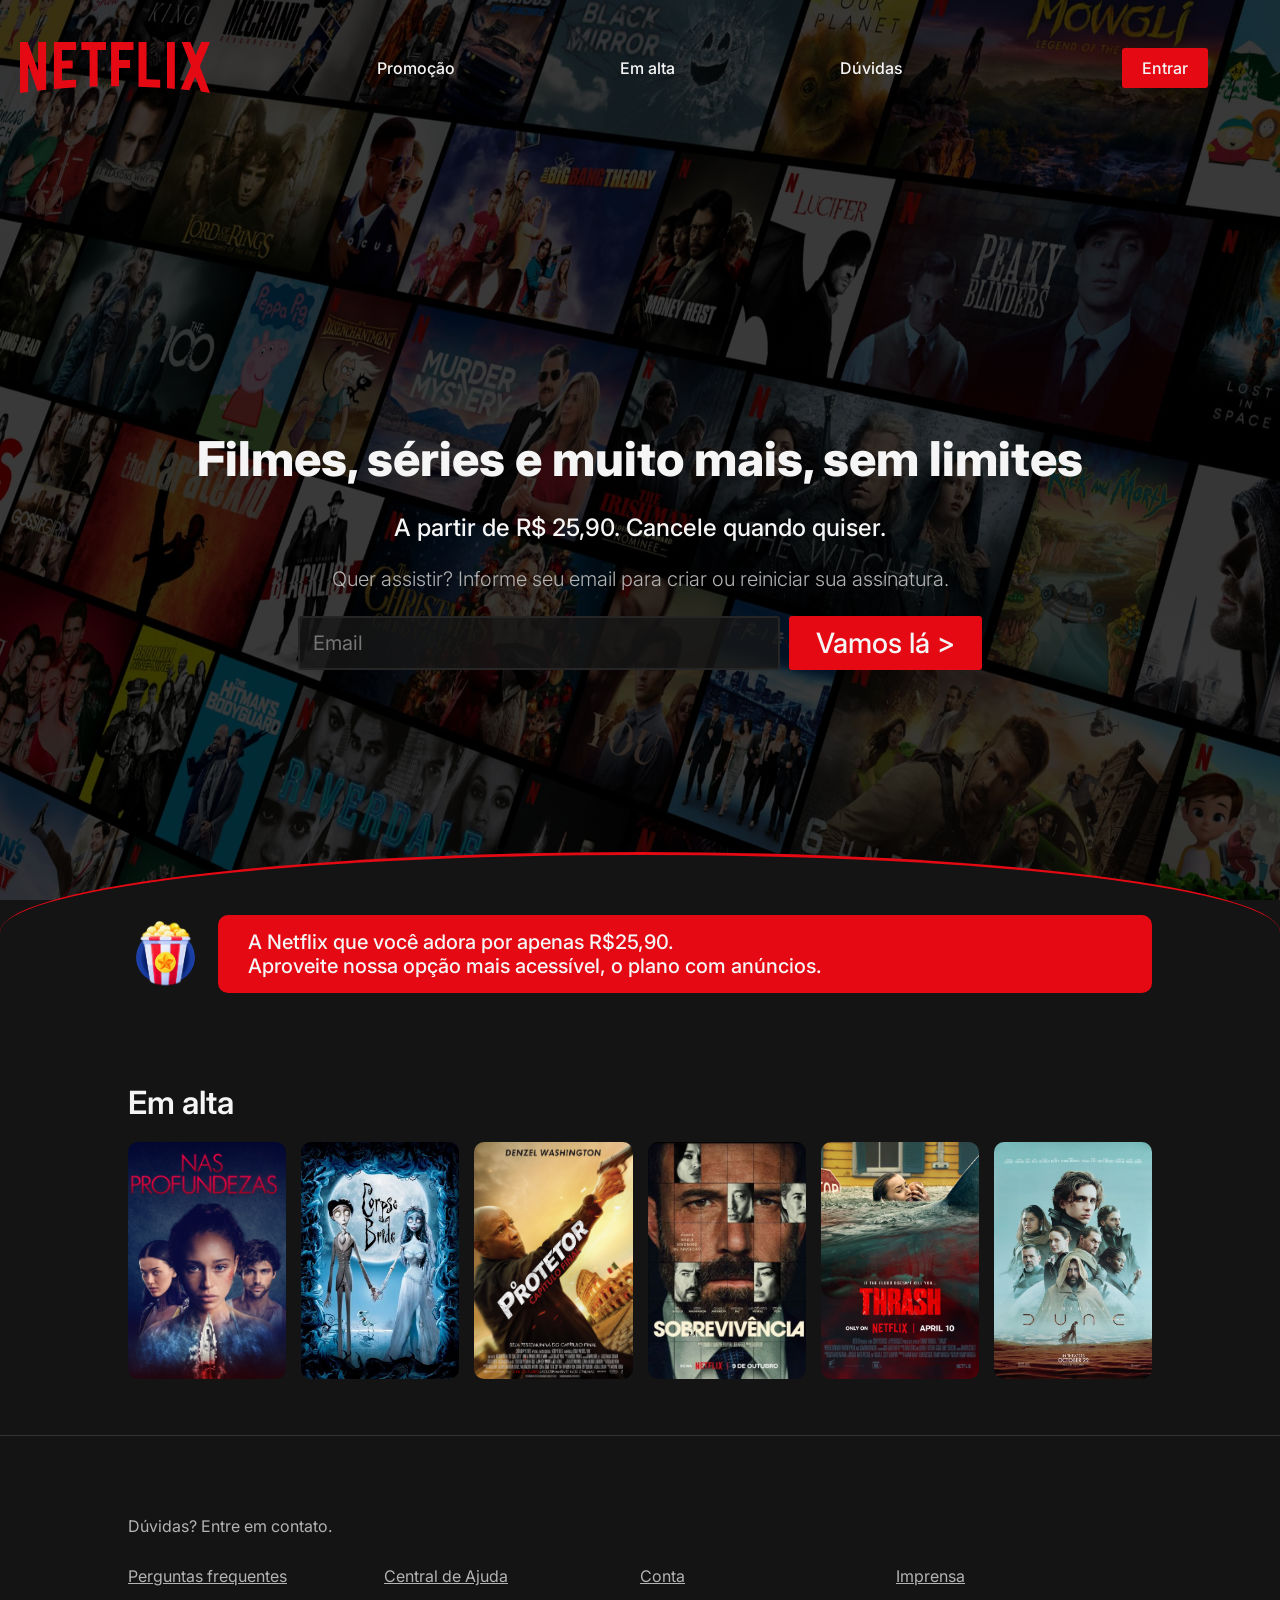
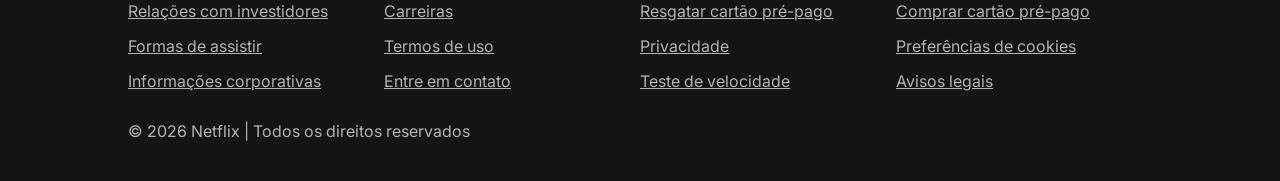
<file: index.html>
<!DOCTYPE html>
<html lang="pt-BR">

<head>
    <meta charset="UTF-8" />
    <meta name="viewport" content="width=device-width, initial-scale=1.0" />
    <link rel="stylesheet" href="css/index.css" />
    <link rel="preconnect" href="https://fonts.googleapis.com" />
    <link rel="preconnect" href="https://fonts.gstatic.com" crossorigin="" />
    <link
        href="https://fonts.googleapis.com/css2?family=Inter:ital,opsz,wght@0,14..32,100..900;1,14..32,100..900&amp;display=swap"
        rel="stylesheet" />
    <title>
        Netflix | Filmes, séries e muito mais
    </title>
</head>

<body>
    <header>
        <a class="logo-netflix" href="index.html">
            <img src="assets/icons/logo-netflix.svg" alt="Netflix" />
        </a>
        <nav class="menu-de-navegacao">
            <ul>
                <li>
                    <a class="fonte-inter" href="#promocao">
                        Promoção
                    </a>
                </li>
                <li>
                    <a class="fonte-inter" href="#em-alta">
                        Em alta
                    </a>
                </li>
                <li>
                    <a class="fonte-inter" href="#duvidas">
                        Dúvidas
                    </a>
                </li>
            </ul>
        </nav>
        <div class="entrar">
            <a class="fonte-inter" href="pages/login.html">
                Entrar
            </a>
        </div>
    </header>
    <main>
        <section class="hero-section">
            <h1 class="fonte-inter">
                Filmes, séries e muito mais, sem limites
            </h1>
            <p class="fonte-inter hero-section__preco">
                A partir de R$ 25,90. Cancele quando quiser.
            </p>
            <p class="fonte-inter hero-section__chamada">
                Quer assistir? Informe seu email para criar ou reiniciar sua assinatura.
            </p>
            <form class="login">
                <input class="campo-email" type="email" aria-label="Email" placeholder="Email" />
                <a class="campo-botao" href="pages/login.html">
                    Vamos lá >
                </a>
            </form>
        </section>
        <section class="catalogo">
            <div class="promocao" id="promocao">
                <img class="promocao__icon" src="assets/images/pipoca.png" alt="Ícone de uma pipoca" />
                <div class="promocao__preco">
                    <p class="fonte-inter">
                        A Netflix que você adora por apenas R$25,90.
                    </p>
                    <p class="fonte-inter">
                        Aproveite nossa opção mais acessível, o plano com anúncios.
                    </p>
                </div>
            </div>
            <div class="filmes" id="em-alta">
                <h2 class="fonte-inter">
                    Em alta
                </h2>
                <ul class="lista-filmes">
                    <li class="lista-filmes__filme">
                        <img src="assets/images/poster-vertical/nas-profundezas.jpg" alt="Nas Profundezas" />
                    </li>
                    <li class="lista-filmes__filme">
                        <img src="assets/images/poster-vertical/noiva-cadaver.webp" alt="A Noiva Cadáver" />
                    </li>
                    <li class="lista-filmes__filme">
                        <img src="assets/images/poster-vertical/o-protetor.jpg" alt="O Protetor" />
                    </li>
                    <li class="lista-filmes__filme">
                        <img src="assets/images/poster-vertical/sobrevivencia.jpeg" alt="Sobrevivência" />
                    </li>
                    <li class="lista-filmes__filme">
                        <img src="assets/images/poster-vertical/thrash.jpg" alt="Thrash" />
                    </li>
                    <li class="lista-filmes__filme">
                        <img src="assets/images/poster-vertical/duna.jpeg" alt="Duna" />
                    </li>
                </ul>
            </div>
        </section>
    </main>
    <footer class="rodape" id="duvidas">
        <p class="fonte-inter rodape__contato">
            Dúvidas? Entre em contato.
        </p>
        <ul class="rodape__links">
            <li>
                <a class="fonte-inter" href="#">
                    Perguntas frequentes
                </a>
            </li>
            <li>
                <a class="fonte-inter" href="#">
                    Central de Ajuda
                </a>
            </li>
            <li>
                <a class="fonte-inter" href="#">
                    Conta
                </a>
            </li>
            <li>
                <a class="fonte-inter" href="#">
                    Imprensa
                </a>
            </li>
            <li>
                <a class="fonte-inter" href="#">
                    Relações com investidores
                </a>
            </li>
            <li>
                <a class="fonte-inter" href="#">
                    Carreiras
                </a>
            </li>
            <li>
                <a class="fonte-inter" href="#">
                    Resgatar cartão pré-pago
                </a>
            </li>
            <li>
                <a class="fonte-inter" href="#">
                    Comprar cartão pré-pago
                </a>
            </li>
            <li>
                <a class="fonte-inter" href="#">
                    Formas de assistir
                </a>
            </li>
            <li>
                <a class="fonte-inter" href="#">
                    Termos de uso
                </a>
            </li>
            <li>
                <a class="fonte-inter" href="#">
                    Privacidade
                </a>
            </li>
            <li>
                <a class="fonte-inter" href="#">
                    Preferências de cookies
                </a>
            </li>
            <li>
                <a class="fonte-inter" href="#">
                    Informações corporativas
                </a>
            </li>
            <li>
                <a class="fonte-inter" href="#">
                    Entre em contato
                </a>
            </li>
            <li>
                <a class="fonte-inter" href="#">
                    Teste de velocidade
                </a>
            </li>
            <li>
                <a class="fonte-inter" href="#">
                    Avisos legais
                </a>
            </li>
        </ul>
        <p class="fonte-inter rodape__copyright">
            © 2026 Netflix | Todos os direitos reservados
        </p>
    </footer>
</body>

</html>
</file>
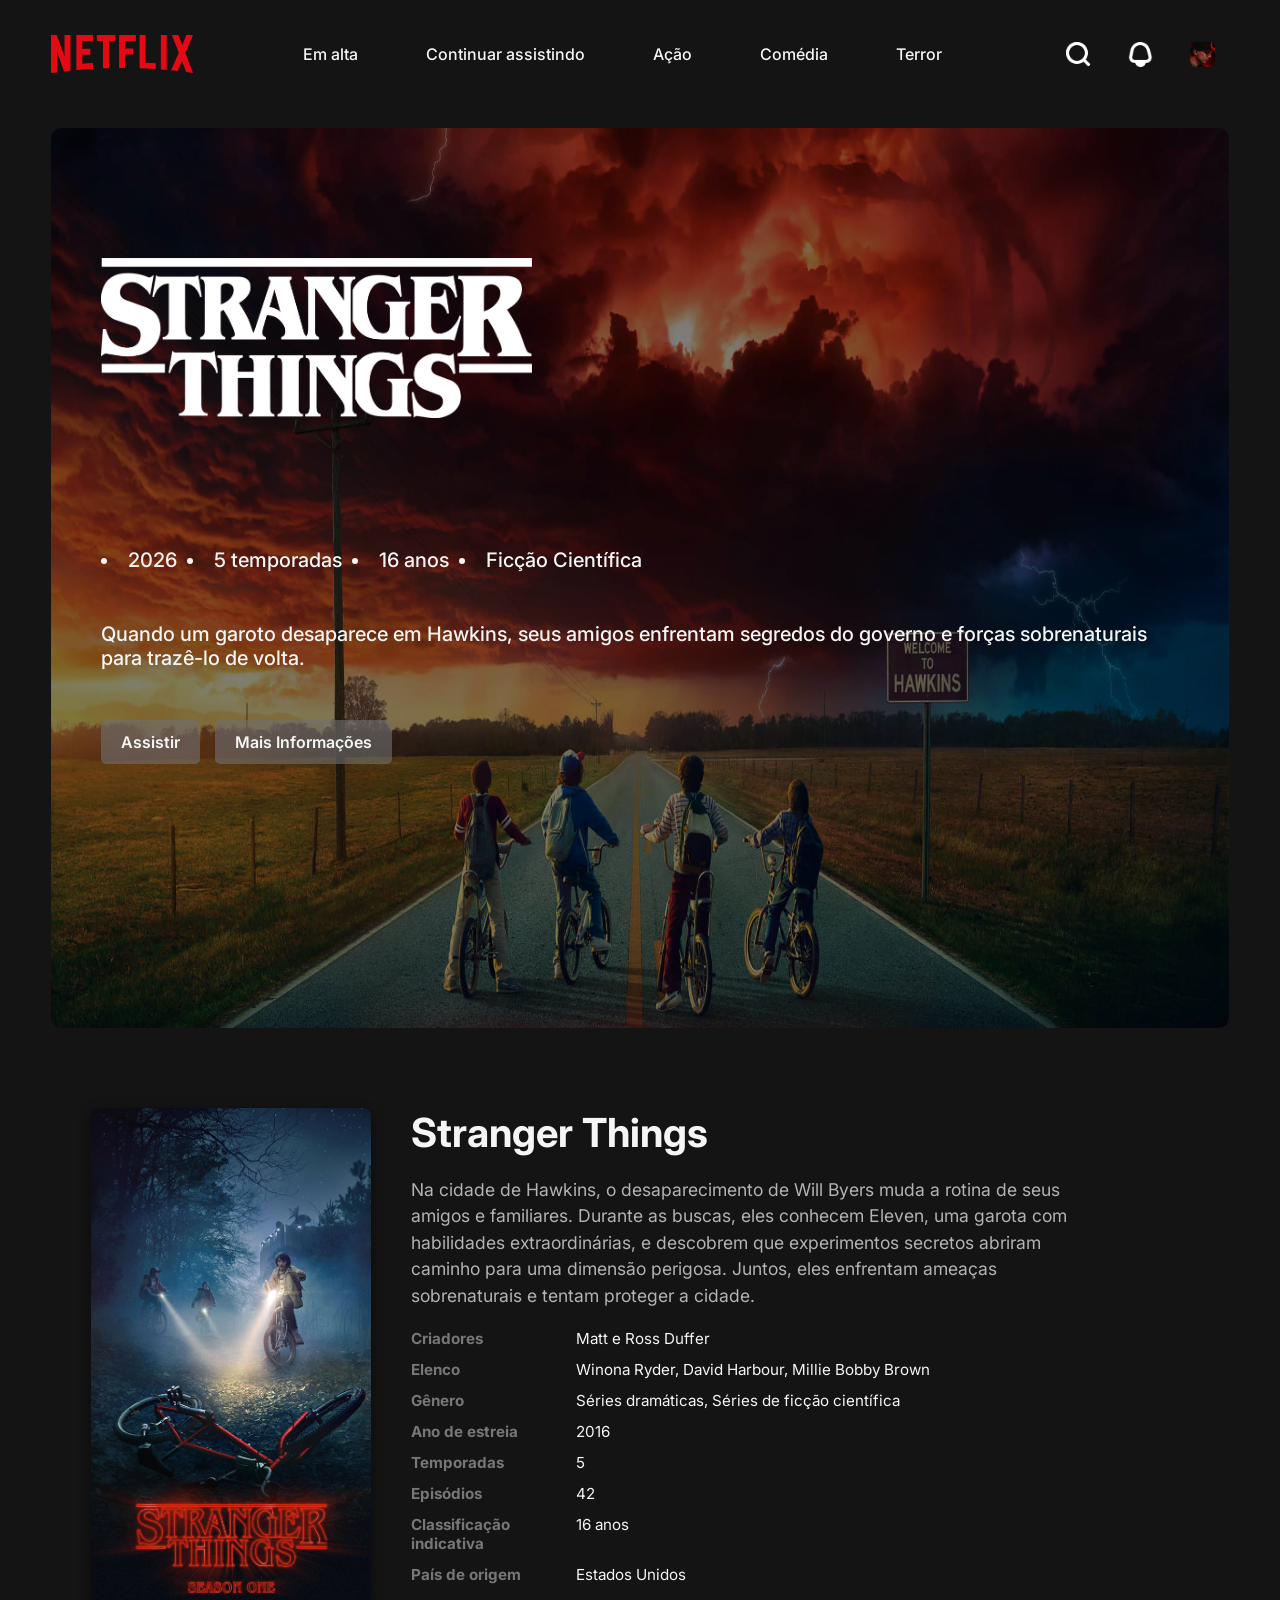
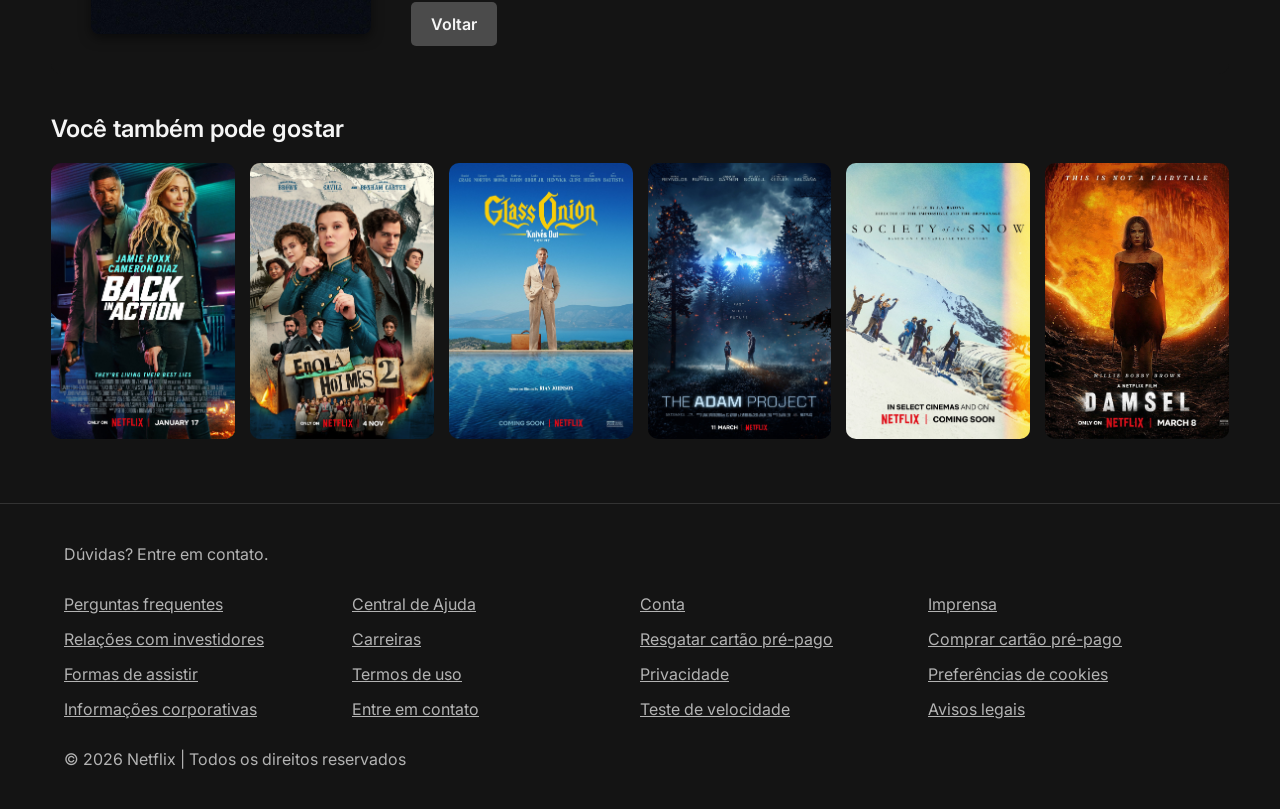
<file: pages/details.html>
<!DOCTYPE html>
<html lang="pt-BR">
    <head>
        <meta charset="UTF-8" />
        <meta name="viewport" content="width=device-width, initial-scale=1.0" />
        <link rel="stylesheet" href="../css/details.css" />
        <link rel="preconnect" href="https://fonts.googleapis.com" />
        <link rel="preconnect" href="https://fonts.gstatic.com" crossorigin="" />
        <link href="https://fonts.googleapis.com/css2?family=Inter:ital,opsz,wght@0,14..32,100..900;1,14..32,100..900&amp;display=swap" rel="stylesheet" />
        <title>
            Stranger Things | Netflix
        </title>
    </head>
    <body>
        <header class="cabecalho">
            <a class="logo-netflix" href="home.html">
                <img src="../assets/icons/logo-netflix.svg" alt="Netflix" />
            </a>
            <nav class="menu-de-navegacao" aria-label="Navegação principal">
                <ul>
                    <li>
                        <a href="home.html#em-alta">
                            Em alta
                        </a>
                    </li>
                    <li>
                        <a href="home.html#continuar-assistindo">
                            Continuar assistindo
                        </a>
                    </li>
                    <li>
                        <a href="home.html#acao">
                            Ação
                        </a>
                    </li>
                    <li>
                        <a href="home.html#comedia">
                            Comédia
                        </a>
                    </li>
                    <li>
                        <a href="home.html#terror">
                            Terror
                        </a>
                    </li>
                </ul>
            </nav>
            <div class="menu-perfil">
                <button class="menu-perfil__botao" type="button" aria-label="Buscar">
                    <img src="../assets/icons/search-icon.png" alt="" />
                </button>
                <button class="menu-perfil__botao" type="button" aria-label="Notificações">
                    <img src="../assets/icons/notification-icon.png" alt="" />
                </button>
                <button class="menu-perfil__botao" type="button" aria-label="Perfil">
                    <img src="../assets/icons/rafael-perfil-icone.png" alt="" />
                </button>
            </div>
        </header>
        <main>
            <section class="hero-banner">
                <h1 class="hero-banner__titulo">
                    <img src="../assets/images/stranger-things-logo.webp" alt="Stranger Things" />
                </h1>
                <ul class="hero-banner__info">
                    <li>
                        2026
                    </li>
                    <li>
                        5 temporadas
                    </li>
                    <li>
                        16 anos
                    </li>
                    <li>
                        Ficção Científica
                    </li>
                </ul>
                <p class="hero-banner__descricao">
                    Quando um garoto desaparece em Hawkins, seus amigos enfrentam segredos do governo e forças sobrenaturais para trazê-lo de volta.
                </p>
                <div class="hero-banner__botoes">
                    <a class="botao botao--cinza" href="watch.html">
                        Assistir
                    </a>
                    <a class="botao botao--cinza" href="details.html">
                        Mais Informações
                    </a>
                </div>
            </section>
            <section class="detalhes">
                <img class="detalhes__poster" src="../assets/images/poster-vertical/stranger-things.jpeg" alt="Pôster de Stranger Things" />
                <div class="detalhes__info">
                    <h2 class="detalhes__titulo">
                        Stranger Things
                    </h2>
                    <p class="detalhes__descricao">
                        Na cidade de Hawkins, o desaparecimento de Will Byers muda a rotina de seus amigos e familiares. Durante as buscas, eles conhecem Eleven, uma garota com habilidades extraordinárias, e descobrem que experimentos secretos abriram caminho para uma dimensão perigosa. Juntos, eles enfrentam ameaças sobrenaturais e tentam proteger a cidade.
                    </p>
                    <dl class="detalhes__lista">
                        <div class="detalhes__item">
                            <dt>
                                Criadores
                            </dt>
                            <dd>
                                Matt e Ross Duffer
                            </dd>
                        </div>
                        <div class="detalhes__item">
                            <dt>
                                Elenco
                            </dt>
                            <dd>
                                Winona Ryder, David Harbour, Millie Bobby Brown
                            </dd>
                        </div>
                        <div class="detalhes__item">
                            <dt>
                                Gênero
                            </dt>
                            <dd>
                                Séries dramáticas, Séries de ficção científica
                            </dd>
                        </div>
                        <div class="detalhes__item">
                            <dt>
                                Ano de estreia
                            </dt>
                            <dd>
                                2016
                            </dd>
                        </div>
                        <div class="detalhes__item">
                            <dt>
                                Temporadas
                            </dt>
                            <dd>
                                5
                            </dd>
                        </div>
                        <div class="detalhes__item">
                            <dt>
                                Episódios
                            </dt>
                            <dd>
                                42
                            </dd>
                        </div>
                        <div class="detalhes__item">
                            <dt>
                                Classificação indicativa
                            </dt>
                            <dd>
                                16 anos
                            </dd>
                        </div>
                        <div class="detalhes__item">
                            <dt>
                                País de origem
                            </dt>
                            <dd>
                                Estados Unidos
                            </dd>
                        </div>
                    </dl>
                    <div class="detalhes__botoes">
                        <a class="botao botao--cinza" href="home.html">
                            Voltar
                        </a>
                    </div>
                </div>
            </section>
            <section id="sugestoes" class="sugestoes">
                <h2 class="sugestoes__titulo">
                    Você também pode gostar
                </h2>
                <ul class="lista-filmes">
                    <li class="lista-filmes__filme">
                        <a class="lista-filmes__link" href="#modal-sugestao-1" aria-label="Abrir detalhes de De Volta à Ação">
                            <img src="../assets/images/poster-vertical/back-in-action.jpg" alt="De Volta à Ação" />
                        </a>
                    </li>
                    <li class="lista-filmes__filme">
                        <a class="lista-filmes__link" href="#modal-sugestao-2" aria-label="Abrir detalhes de Enola Holmes 2">
                            <img src="../assets/images/poster-vertical/enola-holmes-2.jpg" alt="Enola Holmes 2" />
                        </a>
                    </li>
                    <li class="lista-filmes__filme">
                        <a class="lista-filmes__link" href="#modal-sugestao-3" aria-label="Abrir detalhes de Glass Onion">
                            <img src="../assets/images/poster-vertical/glass-onion.jpg" alt="Glass Onion: Um Mistério Knives Out" />
                        </a>
                    </li>
                    <li class="lista-filmes__filme">
                        <a class="lista-filmes__link" href="#modal-sugestao-4" aria-label="Abrir detalhes de O Projeto Adam">
                            <img src="../assets/images/poster-vertical/the-adam-project.jpg" alt="O Projeto Adam" />
                        </a>
                    </li>
                    <li class="lista-filmes__filme">
                        <a class="lista-filmes__link" href="#modal-sugestao-5" aria-label="Abrir detalhes de A Sociedade da Neve">
                            <img src="../assets/images/poster-vertical/society-of-the-snow.jpeg" alt="A Sociedade da Neve" />
                        </a>
                    </li>
                    <li class="lista-filmes__filme">
                        <a class="lista-filmes__link" href="#modal-sugestao-6" aria-label="Abrir detalhes de Donzela">
                            <img src="../assets/images/poster-vertical/damsel.jpg" alt="Donzela" />
                        </a>
                    </li>
                </ul>
            </section>
        </main>

        <div class="modal-destaque" id="modal-sugestao-1">
            <div class="modal-destaque__conteudo" style="background-image:linear-gradient(rgba(0, 0, 0, 0.75), rgba(0, 0, 0, 0.75)), url('../assets/images/poster-vertical/back-in-action.jpg')">
                <h2 class="hero-banner__titulo">De Volta à Ação</h2>
                <ul class="hero-banner__info">
                    <li>Ação</li>
                    <li>Comédia</li>
                    <li>Espionagem</li>
                </ul>
                <p class="hero-banner__descricao">Anos depois de deixarem a CIA para criar uma família, os ex-agentes Matt e Emily voltam ao mundo da espionagem quando suas identidades são reveladas.</p>
                <div class="hero-banner__botoes">
                    <a class="botao botao--vermelho" href="#">Assistir</a>
                    <a class="botao botao--cinza" href="#sugestoes">Voltar</a>
                </div>
            </div>
        </div>

        <div class="modal-destaque" id="modal-sugestao-2">
            <div class="modal-destaque__conteudo" style="background-image:linear-gradient(rgba(0, 0, 0, 0.75), rgba(0, 0, 0, 0.75)), url('../assets/images/poster-vertical/enola-holmes-2.jpg')">
                <h2 class="hero-banner__titulo">Enola Holmes 2</h2>
                <ul class="hero-banner__info">
                    <li>Mistério</li>
                    <li>Aventura</li>
                    <li>Investigação</li>
                </ul>
                <p class="hero-banner__descricao">Agora uma detetive por conta própria, Enola aceita seu primeiro caso oficial: encontrar uma garota desaparecida. A investigação revela uma conspiração perigosa e exige a ajuda de Sherlock.</p>
                <div class="hero-banner__botoes">
                    <a class="botao botao--vermelho" href="#">Assistir</a>
                    <a class="botao botao--cinza" href="#sugestoes">Voltar</a>
                </div>
            </div>
        </div>

        <div class="modal-destaque" id="modal-sugestao-3">
            <div class="modal-destaque__conteudo" style="background-image:linear-gradient(rgba(0, 0, 0, 0.75), rgba(0, 0, 0, 0.75)), url('../assets/images/poster-vertical/glass-onion.jpg')">
                <h2 class="hero-banner__titulo">Glass Onion: Um Mistério Knives Out</h2>
                <ul class="hero-banner__info">
                    <li>Comédia</li>
                    <li>Mistério</li>
                    <li>Investigação</li>
                </ul>
                <p class="hero-banner__descricao">O detetive Benoit Blanc viaja até uma ilha na Grécia para investigar um mistério envolvendo um bilionário da tecnologia e seu grupo de amigos.</p>
                <div class="hero-banner__botoes">
                    <a class="botao botao--vermelho" href="#">Assistir</a>
                    <a class="botao botao--cinza" href="#sugestoes">Voltar</a>
                </div>
            </div>
        </div>

        <div class="modal-destaque" id="modal-sugestao-4">
            <div class="modal-destaque__conteudo" style="background-image:linear-gradient(rgba(0, 0, 0, 0.75), rgba(0, 0, 0, 0.75)), url('../assets/images/poster-vertical/the-adam-project.jpg')">
                <h2 class="hero-banner__titulo">O Projeto Adam</h2>
                <ul class="hero-banner__info">
                    <li>Ficção científica</li>
                    <li>Aventura</li>
                    <li>Viagem no tempo</li>
                </ul>
                <p class="hero-banner__descricao">Após viajar acidentalmente no tempo, o piloto Adam encontra sua versão de 12 anos. Juntos, eles partem em uma missão para salvar o futuro.</p>
                <div class="hero-banner__botoes">
                    <a class="botao botao--vermelho" href="#">Assistir</a>
                    <a class="botao botao--cinza" href="#sugestoes">Voltar</a>
                </div>
            </div>
        </div>

        <div class="modal-destaque" id="modal-sugestao-5">
            <div class="modal-destaque__conteudo" style="background-image:linear-gradient(rgba(0, 0, 0, 0.75), rgba(0, 0, 0, 0.75)), url('../assets/images/poster-vertical/society-of-the-snow.jpeg')">
                <h2 class="hero-banner__titulo">A Sociedade da Neve</h2>
                <ul class="hero-banner__info">
                    <li>Drama</li>
                    <li>Sobrevivência</li>
                    <li>Baseado em fatos reais</li>
                </ul>
                <p class="hero-banner__descricao">Depois da queda de um avião nos Andes, os sobreviventes precisam se unir e enfrentar condições extremas para tentar voltar para casa.</p>
                <div class="hero-banner__botoes">
                    <a class="botao botao--vermelho" href="#">Assistir</a>
                    <a class="botao botao--cinza" href="#sugestoes">Voltar</a>
                </div>
            </div>
        </div>

        <div class="modal-destaque" id="modal-sugestao-6">
            <div class="modal-destaque__conteudo" style="background-image:linear-gradient(rgba(0, 0, 0, 0.75), rgba(0, 0, 0, 0.75)), url('../assets/images/poster-vertical/damsel.jpg')">
                <h2 class="hero-banner__titulo">Donzela</h2>
                <ul class="hero-banner__info">
                    <li>Fantasia</li>
                    <li>Aventura</li>
                    <li>Sobrevivência</li>
                </ul>
                <p class="hero-banner__descricao">Uma jovem aceita se casar com um príncipe, mas descobre que foi escolhida como sacrifício para pagar uma antiga dívida. Para sobreviver ao dragão, ela precisa confiar na própria inteligência e coragem.</p>
                <div class="hero-banner__botoes">
                    <a class="botao botao--vermelho" href="#">Assistir</a>
                    <a class="botao botao--cinza" href="#sugestoes">Voltar</a>
                </div>
            </div>
        </div>

        <footer class="rodape">
            <p class="rodape__contato">
                Dúvidas? Entre em contato.
            </p>
            <nav aria-label="Links do rodapé">
                <ul class="rodape__links">
                    <li>
                        <a href="#">
                            Perguntas frequentes
                        </a>
                    </li>
                    <li>
                        <a href="#">
                            Central de Ajuda
                        </a>
                    </li>
                    <li>
                        <a href="#">
                            Conta
                        </a>
                    </li>
                    <li>
                        <a href="#">
                            Imprensa
                        </a>
                    </li>
                    <li>
                        <a href="#">
                            Relações com investidores
                        </a>
                    </li>
                    <li>
                        <a href="#">
                            Carreiras
                        </a>
                    </li>
                    <li>
                        <a href="#">
                            Resgatar cartão pré-pago
                        </a>
                    </li>
                    <li>
                        <a href="#">
                            Comprar cartão pré-pago
                        </a>
                    </li>
                    <li>
                        <a href="#">
                            Formas de assistir
                        </a>
                    </li>
                    <li>
                        <a href="#">
                            Termos de uso
                        </a>
                    </li>
                    <li>
                        <a href="#">
                            Privacidade
                        </a>
                    </li>
                    <li>
                        <a href="#">
                            Preferências de cookies
                        </a>
                    </li>
                    <li>
                        <a href="#">
                            Informações corporativas
                        </a>
                    </li>
                    <li>
                        <a href="#">
                            Entre em contato
                        </a>
                    </li>
                    <li>
                        <a href="#">
                            Teste de velocidade
                        </a>
                    </li>
                    <li>
                        <a href="#">
                            Avisos legais
                        </a>
                    </li>
                </ul>
            </nav>
            <p class="rodape__copyright">
                © 2026 Netflix | Todos os direitos reservados
            </p>
        </footer>
    </body>
</html>
</file>
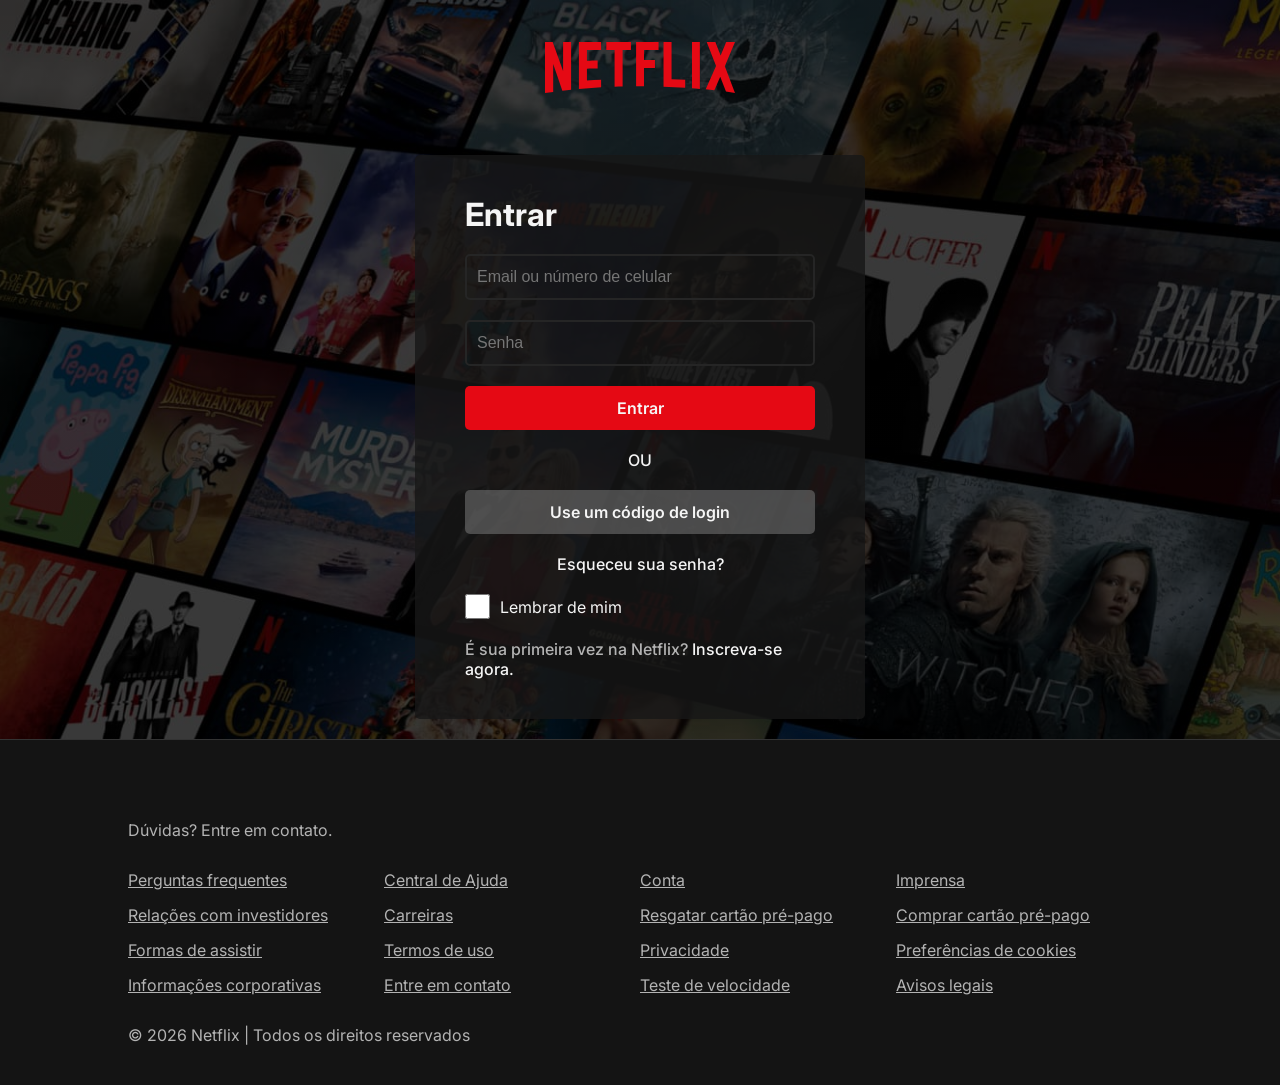
<file: pages/login.html>
<!DOCTYPE html>
<html lang="pt-BR">

<head>
    <meta charset="UTF-8" />
    <meta name="viewport" content="width=device-width, initial-scale=1.0" />
    <link rel="stylesheet" href="../css/login.css" />
    <link rel="preconnect" href="https://fonts.googleapis.com" />
    <link rel="preconnect" href="https://fonts.gstatic.com" crossorigin="" />
    <link
        href="https://fonts.googleapis.com/css2?family=Inter:ital,opsz,wght@0,14..32,100..900;1,14..32,100..900&amp;display=swap"
        rel="stylesheet" />
    <title>
        Entrar | Netflix
    </title>
</head>

<body>
    <header>
        <a class="logo-netflix" href="../index.html">
            <img src="../assets/icons/logo-netflix.svg" alt="Netflix" />
        </a>
    </header>
    <main>
        <form class="login" action="profiles.html">
            <h1 class="fonte-inter">
                Entrar
            </h1>
            <input class="campo" type="email" aria-label="Email" placeholder="Email ou número de celular" required="" />
            <input class="campo" type="password" aria-label="Senha" placeholder="Senha" required="" />
            <button class="botao-entrar" type="submit">
                Entrar
            </button>
            <p class="login__separador">
                OU
            </p>
            <a class="botao-codigo" href="#">
                Use um código de login
            </a>
            <a class="login__link" href="#">
                Esqueceu sua senha?
            </a>
            <div class="login__lembrar">
                <input class="checkbox-personalizado" type="checkbox" id="lembrar-me" />
                <label class="fonte-inter label-lembrar" for="lembrar-me">
                    Lembrar de mim
                </label>
            </div>
            <p class="login__texto">
                É sua primeira vez na Netflix?
                <a class="login__link" href="#">
                    Inscreva-se agora.
                </a>
            </p>
        </form>
    </main>
    <footer class="rodape" id="duvidas">
        <p class="fonte-inter rodape__contato">
            Dúvidas? Entre em contato.
        </p>
        <ul class="rodape__links">
            <li>
                <a class="fonte-inter" href="#">
                    Perguntas frequentes
                </a>
            </li>
            <li>
                <a class="fonte-inter" href="#">
                    Central de Ajuda
                </a>
            </li>
            <li>
                <a class="fonte-inter" href="#">
                    Conta
                </a>
            </li>
            <li>
                <a class="fonte-inter" href="#">
                    Imprensa
                </a>
            </li>
            <li>
                <a class="fonte-inter" href="#">
                    Relações com investidores
                </a>
            </li>
            <li>
                <a class="fonte-inter" href="#">
                    Carreiras
                </a>
            </li>
            <li>
                <a class="fonte-inter" href="#">
                    Resgatar cartão pré-pago
                </a>
            </li>
            <li>
                <a class="fonte-inter" href="#">
                    Comprar cartão pré-pago
                </a>
            </li>
            <li>
                <a class="fonte-inter" href="#">
                    Formas de assistir
                </a>
            </li>
            <li>
                <a class="fonte-inter" href="#">
                    Termos de uso
                </a>
            </li>
            <li>
                <a class="fonte-inter" href="#">
                    Privacidade
                </a>
            </li>
            <li>
                <a class="fonte-inter" href="#">
                    Preferências de cookies
                </a>
            </li>
            <li>
                <a class="fonte-inter" href="#">
                    Informações corporativas
                </a>
            </li>
            <li>
                <a class="fonte-inter" href="#">
                    Entre em contato
                </a>
            </li>
            <li>
                <a class="fonte-inter" href="#">
                    Teste de velocidade
                </a>
            </li>
            <li>
                <a class="fonte-inter" href="#">
                    Avisos legais
                </a>
            </li>
        </ul>
        <p class="fonte-inter rodape__copyright">
            © 2026 Netflix | Todos os direitos reservados
        </p>
    </footer>
</body>

</html>
</file>
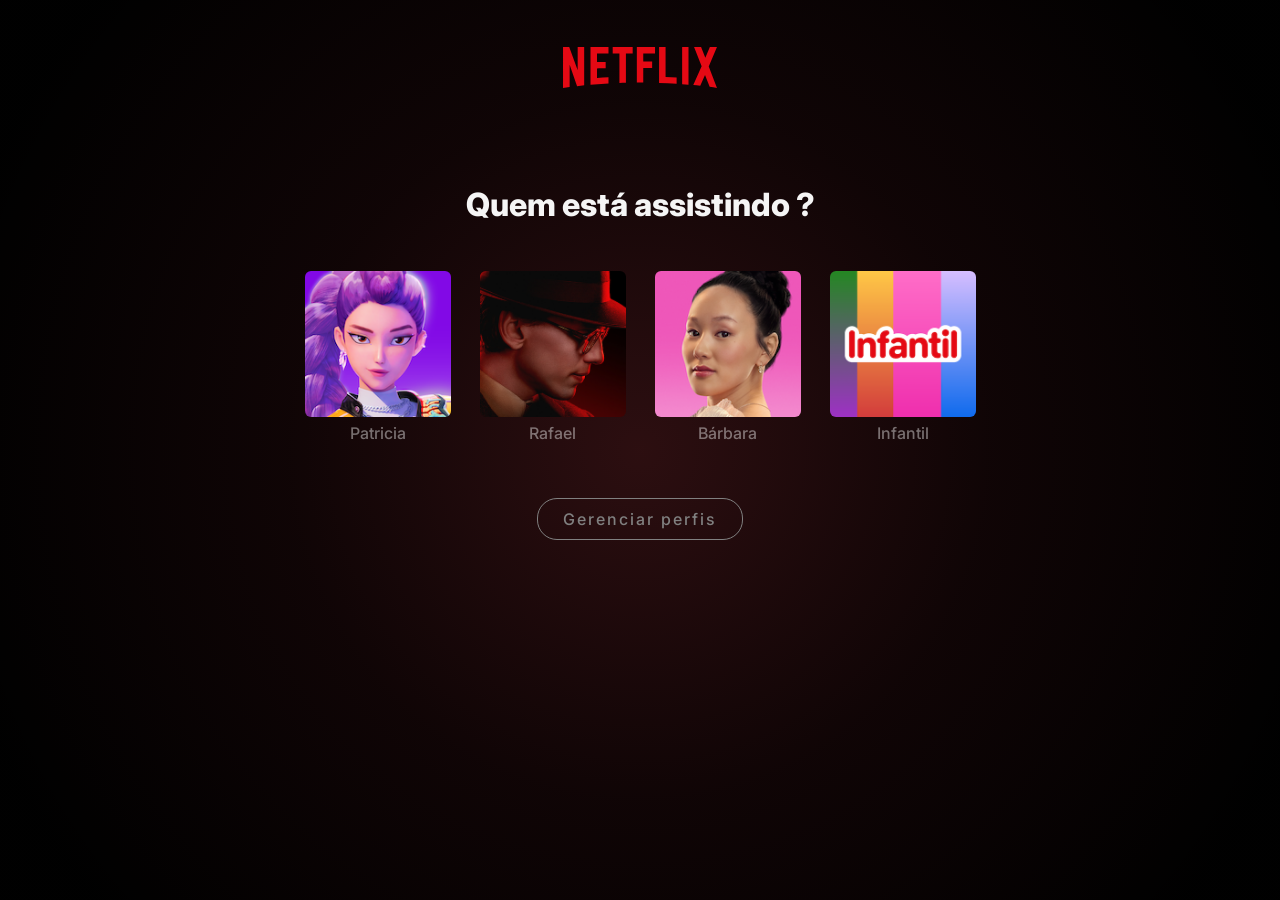
<file: pages/perfis.html>
<!DOCTYPE html>
<html lang="en">
<head>
    <meta charset="UTF-8">
    <meta name="viewport" content="width=device-width, initial-scale=1.0">
    <link rel="stylesheet" href="/css/perfis.css">
    <link rel="preconnect" href="https://fonts.googleapis.com">
    <link rel="preconnect" href="https://fonts.gstatic.com" crossorigin>
    <link href="https://fonts.googleapis.com/css2?family=Inter:ital,opsz,wght@0,14..32,100..900;1,14..32,100..900&display=swap" rel="stylesheet">
    <title>Document</title>
</head>
<body>
    <header>

            <!-- Logo da Netflix-->
            <a class="logo-netflix" href="">
                <img src="/assets/icons/logo-netflix.svg" alt="">
            </a>

    </header>

    <main>
        <section class="perfis">
            <h1 class="fonte-inter">
                Quem está assistindo ?
            </h1>

            <div class="perfis__cards">
                <div class="card">
                    <a href="/pages/profile.html">
                        <img src="/assets/icons/patricia-perfil-icone.png" alt="Perfil Patricia">
                        <h2 class="fonte-inter">Patricia</h2>
                    </a>
                </div>
                <div class="card">
                    <a href="/pages/profile.html">
                        <img src="/assets/icons/rafael-perfil-icone.png" alt="Perfil Rafael">
                        <h2 class="fonte-inter">Rafael</h2>
                    </a>
                </div>
                <div class="card">
                    <a href="/pages/profile.html">
                        <img src="/assets/icons/barbara-perfil-icone.png" alt="Perfil Bárbara">
                        <h2 class="fonte-inter">Bárbara</h2>
                    </a>
                </div>
                <div class="card">
                    <a href="/pages/profile.html">
                        <img src="/assets/icons/infantil-perfil-icone.png" alt="Perfil Infantil">
                        <h2 class="fonte-inter">Infantil</h2>
                    </a>
                </div>
            </div>

            <button class="perfis__gerenciar"> Gerenciar perfis</button>
        </section>
    </main>
</body>
</html>
</file>
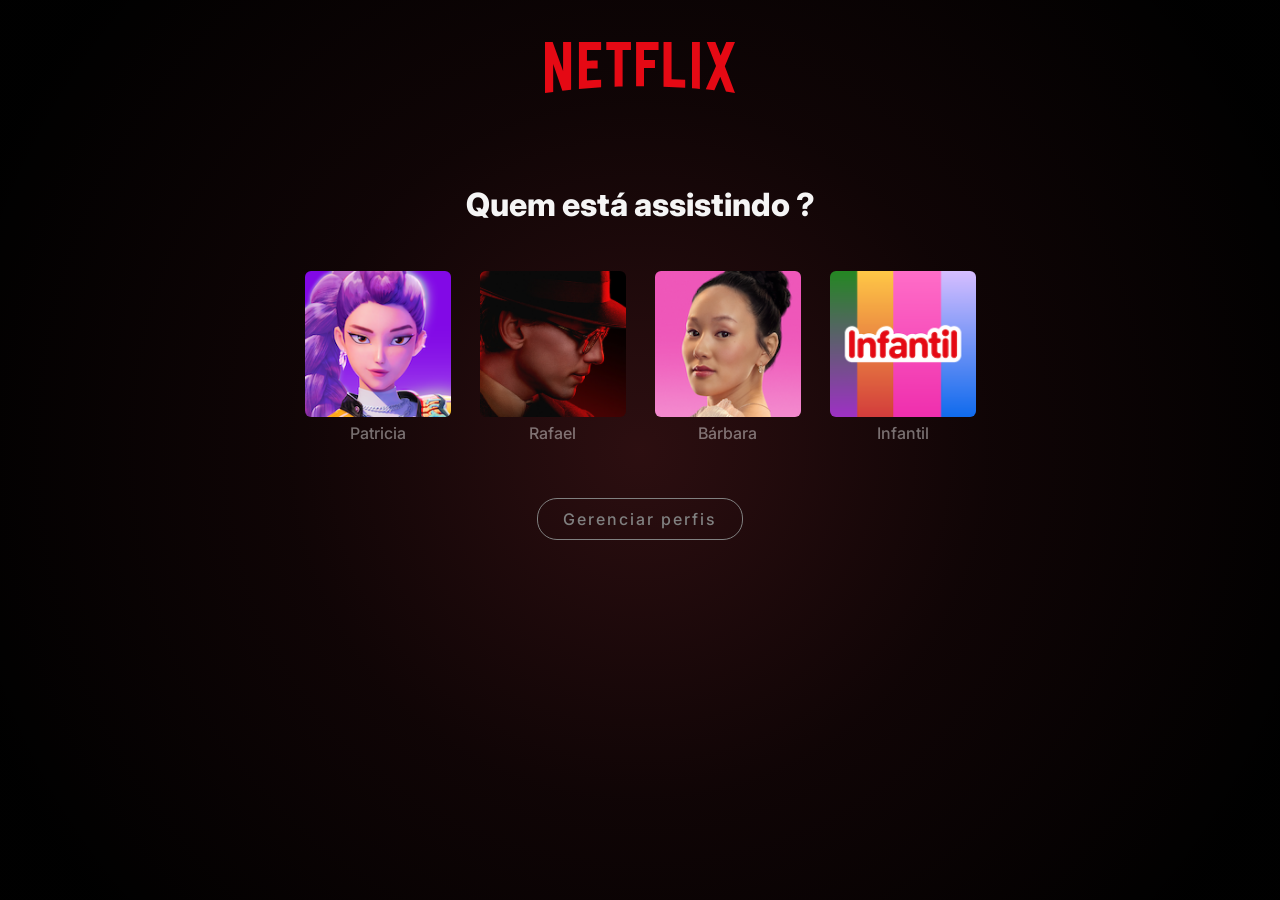
<file: pages/profiles.html>
<!DOCTYPE html>
<html lang="pt-BR">

<head>
    <meta charset="UTF-8" />
    <meta name="viewport" content="width=device-width, initial-scale=1.0" />
    <link rel="stylesheet" href="../css/profiles.css" />
    <link rel="preconnect" href="https://fonts.googleapis.com" />
    <link rel="preconnect" href="https://fonts.gstatic.com" crossorigin="" />
    <link
        href="https://fonts.googleapis.com/css2?family=Inter:ital,opsz,wght@0,14..32,100..900;1,14..32,100..900&amp;display=swap"
        rel="stylesheet" />
    <title>
        Quem está assistindo? | Netflix
    </title>
</head>

<body>
    <header>
        <a class="logo-netflix" href="../index.html">
            <img src="../assets/icons/logo-netflix.svg" alt="Netflix" />
        </a>
    </header>
    <main>
        <section class="perfis">
            <h1 class="fonte-inter">
                Quem está assistindo ?
            </h1>
            <div class="perfis__cards">
                <div class="card">
                    <a href="home.html">
                        <img src="../assets/icons/patricia-perfil-icone.png" alt="Perfil Patricia" />
                        <h2 class="fonte-inter">
                            Patricia
                        </h2>
                    </a>
                </div>
                <div class="card">
                    <a href="home.html">
                        <img src="../assets/icons/rafael-perfil-icone.png" alt="Perfil Rafael" />
                        <h2 class="fonte-inter">
                            Rafael
                        </h2>
                    </a>
                </div>
                <div class="card">
                    <a href="home.html">
                        <img src="../assets/icons/barbara-perfil-icone.png" alt="Perfil Bárbara" />
                        <h2 class="fonte-inter">
                            Bárbara
                        </h2>
                    </a>
                </div>
                <div class="card">
                    <a href="home.html">
                        <img src="../assets/icons/infantil-perfil-icone.png" alt="Perfil Infantil" />
                        <h2 class="fonte-inter">
                            Infantil
                        </h2>
                    </a>
                </div>
            </div>
            <button class="perfis__gerenciar">
                Gerenciar perfis
            </button>
        </section>
    </main>
</body>

</html>
</file>
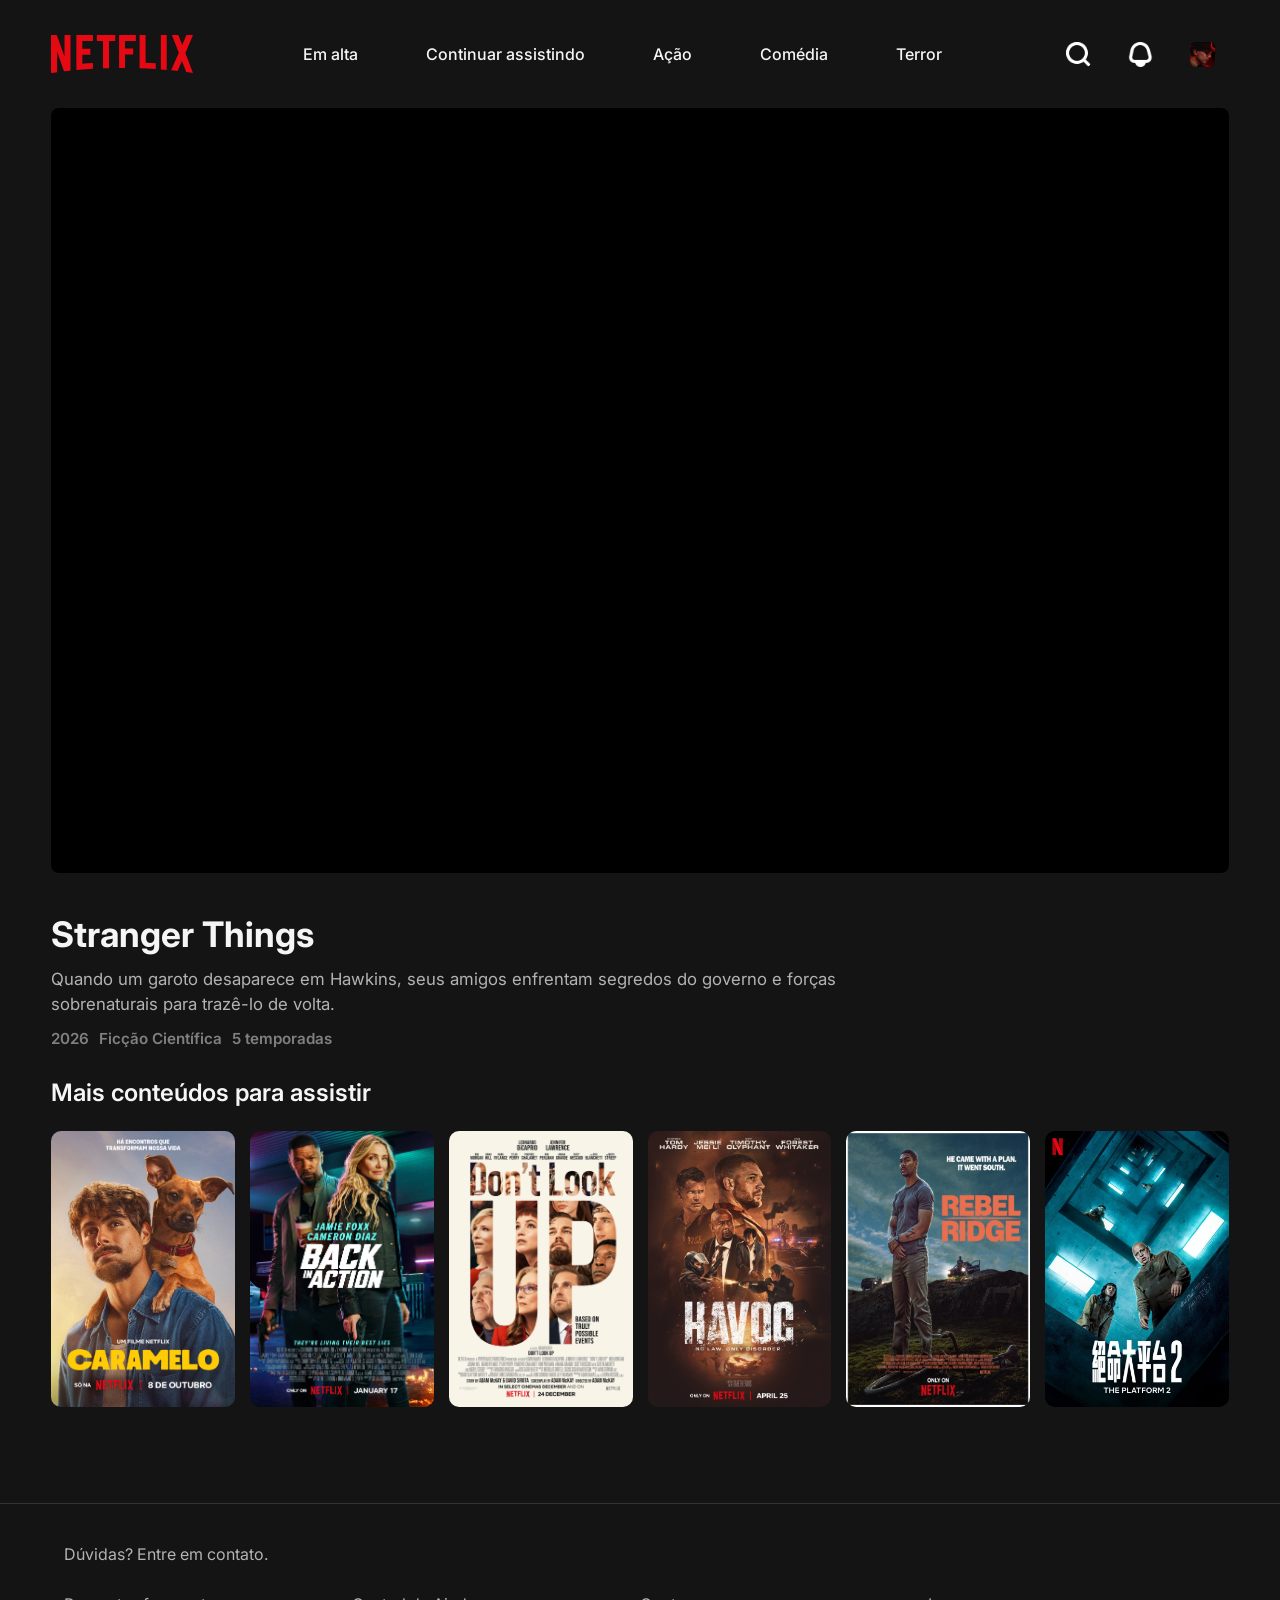
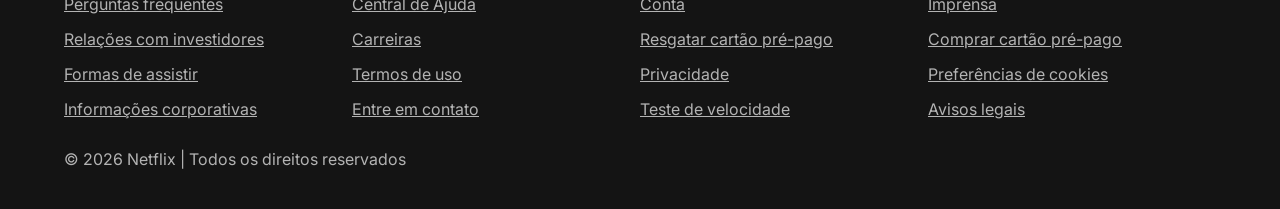
<file: pages/watch.html>
<!DOCTYPE html>
<html lang="pt-BR">
    <head>
        <meta charset="UTF-8" />
        <meta name="viewport" content="width=device-width, initial-scale=1.0" />
        <link rel="stylesheet" href="../css/watch.css" />
        <link rel="preconnect" href="https://fonts.googleapis.com" />
        <link rel="preconnect" href="https://fonts.gstatic.com" crossorigin="" />
        <link href="https://fonts.googleapis.com/css2?family=Inter:ital,opsz,wght@0,14..32,100..900;1,14..32,100..900&amp;display=swap" rel="stylesheet" />
        <title>
            Assistir Stranger Things | Netflix
        </title>
    </head>
    <body>
        <header class="cabecalho">
            <a class="logo-netflix" href="home.html">
                <img src="../assets/icons/logo-netflix.svg" alt="Netflix" />
            </a>
            <nav class="menu-de-navegacao" aria-label="Navegação principal">
                <ul>
                    <li>
                        <a href="home.html#em-alta">
                            Em alta
                        </a>
                    </li>
                    <li>
                        <a href="home.html#continuar-assistindo">
                            Continuar assistindo
                        </a>
                    </li>
                    <li>
                        <a href="home.html#acao">
                            Ação
                        </a>
                    </li>
                    <li>
                        <a href="home.html#comedia">
                            Comédia
                        </a>
                    </li>
                    <li>
                        <a href="home.html#terror">
                            Terror
                        </a>
                    </li>
                </ul>
            </nav>
            <div class="menu-perfil">
                <button class="menu-perfil__botao" type="button" aria-label="Buscar">
                    <img src="../assets/icons/search-icon.png" alt="" />
                </button>
                <button class="menu-perfil__botao" type="button" aria-label="Notificações">
                    <img src="../assets/icons/notification-icon.png" alt="" />
                </button>
                <button class="menu-perfil__botao" type="button" aria-label="Perfil">
                    <img src="../assets/icons/rafael-perfil-icone.png" alt="" />
                </button>
            </div>
        </header>
        <main class="conteudo-principal">
            <section class="player-container">
                <div class="player">
                    <iframe class="player__iframe" src="https://www.youtube.com/embed/Wb3kaP580kA?autoplay=0&amp;rel=0&amp;modestbranding=1" title="Stranger Things 5 | Trailer oficial | Netflix" frameborder="0" allow="accelerometer; autoplay; clipboard-write; encrypted-media; gyroscope; picture-in-picture" allowfullscreen="">
                    </iframe>
                </div>
            </section>
            <section class="informacoes">
                <h1 class="informacoes__titulo">
                    Stranger Things
                </h1>
                <p class="informacoes__descricao">
                    Quando um garoto desaparece em Hawkins, seus amigos enfrentam segredos do governo e forças sobrenaturais para trazê-lo de volta.
                </p>
                <ul class="informacoes__metadados">
                    <li>
                        2026
                    </li>
                    <li>
                        Ficção Científica
                    </li>
                    <li>
                        5 temporadas
                    </li>
                </ul>
            </section>
            <section id="sugestoes" class="sugestoes">
                <h2 class="sugestoes__titulo">
                    Mais conteúdos para assistir
                </h2>
                <ul class="lista-filmes">
                    <li class="lista-filmes__filme">
                        <a class="lista-filmes__link" href="#modal-watch-1" aria-label="Abrir detalhes de Caramelo">
                            <img src="../assets/images/poster-vertical/caramelo.jpg" alt="Caramelo" />
                        </a>
                    </li>
                    <li class="lista-filmes__filme">
                        <a class="lista-filmes__link" href="#modal-watch-2" aria-label="Abrir detalhes de Bagagem de Risco">
                            <img src="../assets/images/poster-vertical/back-in-action.jpg" alt="Bagagem de Risco" />
                        </a>
                    </li>
                    <li class="lista-filmes__filme">
                        <a class="lista-filmes__link" href="#modal-watch-3" aria-label="Abrir detalhes de Não Olhe Para Cima">
                            <img src="../assets/images/poster-vertical/dont-look-up.jpg" alt="Não Olhe Para Cima" />
                        </a>
                    </li>
                    <li class="lista-filmes__filme">
                        <a class="lista-filmes__link" href="#modal-watch-4" aria-label="Abrir detalhes de Havoc">
                            <img src="../assets/images/poster-vertical/havoc.jpg" alt="Havoc" />
                        </a>
                    </li>
                    <li class="lista-filmes__filme">
                        <a class="lista-filmes__link" href="#modal-watch-5" aria-label="Abrir detalhes de Rebel Ridge">
                            <img src="../assets/images/poster-vertical/rebel-ridge.jpg" alt="Rebel Ridge" />
                        </a>
                    </li>
                    <li class="lista-filmes__filme">
                        <a class="lista-filmes__link" href="#modal-watch-6" aria-label="Abrir detalhes de O Poço 2">
                            <img src="../assets/images/poster-vertical/the-platform-2.jpg" alt="O Poço 2" />
                        </a>
                    </li>
                </ul>
            </section>
        </main>

        <div class="modal-destaque" id="modal-watch-1">
            <div class="modal-destaque__conteudo" style="background-image:linear-gradient(rgba(0, 0, 0, 0.75), rgba(0, 0, 0, 0.75)), url('../assets/images/poster-vertical/caramelo.jpg')">
                <h2 class="hero-banner__titulo">Caramelo</h2>
                <ul class="hero-banner__info">
                    <li>Drama</li>
                    <li>Comédia</li>
                    <li>Brasil</li>
                </ul>
                <p class="hero-banner__descricao">Prestes a realizar o sonho de comandar um restaurante, o chef Pedro recebe uma notícia que muda seus planos. Com a companhia do cão Caramelo, ele embarca em uma jornada de amizade e redescoberta.</p>
                <div class="hero-banner__botoes">
                    <a class="botao botao--vermelho" href="#">Assistir</a>
                    <a class="botao botao--cinza" href="#sugestoes">Voltar</a>
                </div>
            </div>
        </div>

        <div class="modal-destaque" id="modal-watch-2">
            <div class="modal-destaque__conteudo" style="background-image:linear-gradient(rgba(0, 0, 0, 0.75), rgba(0, 0, 0, 0.75)), url('../assets/images/poster-vertical/back-in-action.jpg')">
                <h2 class="hero-banner__titulo">Bagagem de Risco</h2>
                <ul class="hero-banner__info">
                    <li>Suspense</li>
                    <li>Ação</li>
                    <li>Corrida contra o tempo</li>
                </ul>
                <p class="hero-banner__descricao">Na véspera de Natal, um agente de segurança de aeroporto é chantageado por um viajante misterioso e precisa impedir que um pacote perigoso embarque em um voo.</p>
                <div class="hero-banner__botoes">
                    <a class="botao botao--vermelho" href="#">Assistir</a>
                    <a class="botao botao--cinza" href="#sugestoes">Voltar</a>
                </div>
            </div>
        </div>

        <div class="modal-destaque" id="modal-watch-3">
            <div class="modal-destaque__conteudo" style="background-image:linear-gradient(rgba(0, 0, 0, 0.75), rgba(0, 0, 0, 0.75)), url('../assets/images/poster-vertical/dont-look-up.jpg')">
                <h2 class="hero-banner__titulo">Não Olhe Para Cima</h2>
                <ul class="hero-banner__info">
                    <li>Comédia</li>
                    <li>Ficção científica</li>
                    <li>Sátira</li>
                </ul>
                <p class="hero-banner__descricao">Dois astrônomos descobrem um cometa em rota de colisão com a Terra. Para alertar a humanidade, eles enfrentam a indiferença da mídia, do público e de autoridades.</p>
                <div class="hero-banner__botoes">
                    <a class="botao botao--vermelho" href="#">Assistir</a>
                    <a class="botao botao--cinza" href="#sugestoes">Voltar</a>
                </div>
            </div>
        </div>

        <div class="modal-destaque" id="modal-watch-4">
            <div class="modal-destaque__conteudo" style="background-image:linear-gradient(rgba(0, 0, 0, 0.75), rgba(0, 0, 0, 0.75)), url('../assets/images/poster-vertical/havoc.jpg')">
                <h2 class="hero-banner__titulo">Havoc</h2>
                <ul class="hero-banner__info">
                    <li>Ação</li>
                    <li>Suspense</li>
                    <li>Crime</li>
                </ul>
                <p class="hero-banner__descricao">Depois que uma negociação de drogas dá errado, um detetive precisa atravessar o submundo do crime para resgatar o filho de um político e desvendar uma rede de corrupção.</p>
                <div class="hero-banner__botoes">
                    <a class="botao botao--vermelho" href="#">Assistir</a>
                    <a class="botao botao--cinza" href="#sugestoes">Voltar</a>
                </div>
            </div>
        </div>

        <div class="modal-destaque" id="modal-watch-5">
            <div class="modal-destaque__conteudo" style="background-image:linear-gradient(rgba(0, 0, 0, 0.75), rgba(0, 0, 0, 0.75)), url('../assets/images/poster-vertical/rebel-ridge.jpg')">
                <h2 class="hero-banner__titulo">Rebel Ridge</h2>
                <ul class="hero-banner__info">
                    <li>Suspense</li>
                    <li>Ação</li>
                    <li>Corrupção</li>
                </ul>
                <p class="hero-banner__descricao">Um ex-fuzileiro chega a uma pequena cidade para pagar a fiança do primo, mas a polícia confisca seu dinheiro. Com a ajuda de uma funcionária do tribunal, ele enfrenta uma conspiração local.</p>
                <div class="hero-banner__botoes">
                    <a class="botao botao--vermelho" href="#">Assistir</a>
                    <a class="botao botao--cinza" href="#sugestoes">Voltar</a>
                </div>
            </div>
        </div>

        <div class="modal-destaque" id="modal-watch-6">
            <div class="modal-destaque__conteudo" style="background-image:linear-gradient(rgba(0, 0, 0, 0.75), rgba(0, 0, 0, 0.75)), url('../assets/images/poster-vertical/the-platform-2.jpg')">
                <h2 class="hero-banner__titulo">O Poço 2</h2>
                <ul class="hero-banner__info">
                    <li>Suspense</li>
                    <li>Ficção científica</li>
                    <li>Sobrevivência</li>
                </ul>
                <p class="hero-banner__descricao">Em uma prisão vertical, uma nova moradora precisa sobreviver a um sistema brutal de distribuição de comida, imposto por um líder misterioso e suas regras rígidas.</p>
                <div class="hero-banner__botoes">
                    <a class="botao botao--vermelho" href="#">Assistir</a>
                    <a class="botao botao--cinza" href="#sugestoes">Voltar</a>
                </div>
            </div>
        </div>

        <footer class="rodape">
            <p class="rodape__contato">
                Dúvidas? Entre em contato.
            </p>
            <nav aria-label="Links do rodapé">
                <ul class="rodape__links">
                    <li><a href="#">Perguntas frequentes</a></li>
                    <li><a href="#">Central de Ajuda</a></li>
                    <li><a href="#">Conta</a></li>
                    <li><a href="#">Imprensa</a></li>
                    <li><a href="#">Relações com investidores</a></li>
                    <li><a href="#">Carreiras</a></li>
                    <li><a href="#">Resgatar cartão pré-pago</a></li>
                    <li><a href="#">Comprar cartão pré-pago</a></li>
                    <li><a href="#">Formas de assistir</a></li>
                    <li><a href="#">Termos de uso</a></li>
                    <li><a href="#">Privacidade</a></li>
                    <li><a href="#">Preferências de cookies</a></li>
                    <li><a href="#">Informações corporativas</a></li>
                    <li><a href="#">Entre em contato</a></li>
                    <li><a href="#">Teste de velocidade</a></li>
                    <li><a href="#">Avisos legais</a></li>
                </ul>
            </nav>
            <p class="rodape__copyright">
                © 2026 Netflix | Todos os direitos reservados
            </p>
        </footer>
    </body>
</html>
</file>
<file: css/index.css>
/* ===== 1. Reset e Base ===== */

html {
    /*   Estilos   */
    scroll-behavior: smooth; /* Rolagem suave */
}

* {
    /*  Dimensões  */
    margin: 0;
    padding: 0;
    box-sizing: border-box;
}

body {
    /*  Dimensões  */
    min-height: 100vh;
    /*  Textos  */
    font-family: "Inter", sans-serif;
    font-optical-sizing: auto;
    color: #F5F5F5;
    /*  Estilos  */
    background-color: rgba(20, 20, 20, 1);
    background-image: linear-gradient(rgba(0, 0, 0, 0.7), rgba(0, 0, 0, 0.7)), url(../assets/images/imagem-fundo-principal.jpg);
    background-size: 100% 100vh;
    background-position: top;
    background-repeat: no-repeat;
}

main {
    /*  Dimensões  */
    margin-top: 32px;
    margin-bottom: 32px;
}

a {
    /*  Textos  */
    color: #F5F5F5;
    text-decoration: none;
}

/* ===== 2. Tipografia ===== */

.fonte-inter {
    /*  Textos  */
    font-family: "Inter", sans-serif;
    font-optical-sizing: auto;
    font-style: normal;
}

/* ===== 3. Header ===== */

header {
    /*  Dimensões  */
    width: 100%;
    height: 15vh;
    /*  Posicionamento  */
    display: flex;
    flex-direction: row;
    justify-content: space-between;
    align-items: center;
    /*  Estilos  */
    background-color: transparent;
}

.logo-netflix {
    /*  Dimensões  */
    width: 18%;
    height: 100%;
    padding: 30px 20px;
    /*  Posicionamento  */
    display: flex;
    justify-content: center;
    align-items: center;
    /*  Estilos  */
    background-color: transparent;
}

.logo-netflix img {
    /*  Dimensões  */
    width: 100%;
    height: 100%;
    /*  Estilos  */
    object-fit: contain;
}

.menu-de-navegacao {
    /*  Dimensões  */
    width: 54%;
    height: 100%;
    /*  Estilos  */
    background-color: transparent;
}

.menu-de-navegacao ul {
    /*  Dimensões  */
    width: 100%;
    height: 100%;
    /*  Posicionamento  */
    display: flex;
    flex-direction: row;
    justify-content: space-around;
    align-items: center;
    /*  Estilos  */
    list-style: none;
}

.menu-de-navegacao a {
    /*  Dimensões  */
    padding: 10px;
    /*  Posicionamento  */
    display: block;
    /*  Textos  */
    text-decoration: none;
    font-weight: 500;
    /*  Estilos  */
    color: #F5F5F5;
    border-radius: 3px;
    transition: background-color 0.5s ease;
}

.menu-de-navegacao a:hover {
    /*  Textos  */
    color: #E50914;
    /*  Estilos  */
    background-color: #F5F5F5;
}

.entrar {
    /*  Dimensões  */
    width: 18%;
    height: 100%;
    /*  Posicionamento  */
    display: flex;
    justify-content: center;
    align-items: center;
    /*  Estilos  */
    background-color: transparent;
}

.entrar a {
    /*  Dimensões  */
    padding: 10px 20px;
    /*  Textos  */
    text-decoration: none;
    color: #F5F5F5;
    font-weight: 500;
    /*  Estilos  */
    border-radius: 3px;
    background-color: #E50914;
    transition: background-color 0.5s ease;
}

.entrar a:hover {
    /*  Estilos  */
    background-color: #B80710;
}

/* ===== 4. Hero Section ===== */

.hero-section {
    /*  Dimensões  */
    width: 80%;
    min-height: 85vh;
    margin: 0 10%;
    padding: 50px 30px;
    /*  Posicionamento  */
    display: flex;
    flex-direction: column;
    justify-content: center;
    align-items: center;
    gap: 25px;
}

.hero-section h1 {
    /*  Textos  */
    font-size: 3rem;
    color: #F5F5F5;
    font-weight: 800;
}

.hero-section__preco {
    /*  Textos  */
    font-size: 1.5rem;
    color: #F5F5F5;
    font-weight: 500;
}

.hero-section__chamada {
    /*  Textos  */
    font-size: 1.25rem;
    color: #B3B3B3;
    font-weight: 300;
}

.login {
    /*  Dimensões  */
    width: 100%;
    height: 15%;
    max-width: 1000px;
    /*  Posicionamento  */
    display: flex;
    flex-direction: row;
    align-items: center;
    justify-content: center;
    gap: 1%;
}

.campo-email {
    /*  Dimensões  */
    width: 50%;
    height: 100%;
    padding: 13px;
    /*  Textos  */
    font-family: "Inter", sans-serif;
    font-optical-sizing: auto;
    font-style: normal;
    font-size: 1.25rem;
    color: #F5F5F5;
    /*  Estilos  */
    background-color: rgba(23, 23, 23, 0.811);
    border-radius: 3px;
    border: solid 2px rgb(37, 37, 37);
}

.campo-botao {
    /*  Dimensões  */
    width: 20%;
    height: 100%;
    padding: 10px;
    /*  Textos  */
    font-family: "Inter", sans-serif;
    font-optical-sizing: auto;
    font-style: normal;
    font-size: 1.75em;
    font-weight: 500;
    text-align: center;
    color: #F5F5F5;
    /*  Estilos  */
    background-color: #E50914;
    border-radius: 3px;
    border: none;
    cursor: pointer;
    transition: background-color 0.5s ease;
}

.campo-botao:hover {
    /*  Estilos  */
    background-color: #B80710;
}

/* ===== 5. Catálogo ===== */

.catalogo {
    /*  Dimensões  */
    width: 100%;
    height: 100%;
    margin-top: -80px;
    padding-top: 60px;
    /*  Posicionamento  */
    display: flex;
    flex-direction: column;
    align-items: center;
    gap: 30px;
    /*  Estilos  */
    background-color: rgba(20, 20, 20, 1);
    border-radius: 50% 50% 0 0 / 80px 80px 0 0;
    border-top: 3px solid #E50914;
}

.promocao {
    /*  Dimensões  */
    width: 80%;
    margin-bottom: 50px;
    /*  Posicionamento  */
    display: flex;
    flex-direction: row;
    justify-content: center;
    align-items: center;
    gap: 15px;
    /*  Estilos  */
    transition: transform 0.5s ease, background-color 0.5s ease;
}

.promocao:hover {
    /*  Estilos  */
    transform: scale(1.10);
}

.promocao:hover .promocao__preco {
    /*  Estilos  */
    background-color: #B80710;
}

.promocao__icon {
    /*  Dimensões  */
    width: 75px;
    height: auto;
    /*  Estilos  */
    object-fit: contain;
}

.promocao__preco {
    /*  Posicionamento  */
    flex: 1;
    padding: 15px 30px;
    /*  Textos  */
    font-size: 1.25em;
    font-weight: 500;
    color: #F5F5F5;
    /*  Estilos  */
    transition: background-color 0.5s ease;
    border-radius: 10px;
    background-color: #E50914;
}

.filmes {
    /*  Dimensões  */
    width: 80%;
    /*  Posicionamento  */
    display: flex;
    flex-direction: column;
    gap: 10px;
}

.filmes h2 {
    /*  Dimensões  */
    padding: 10px 0;
    /*  Textos  */
    font-size: 2em;
    font-weight: 600;
    color: #F5F5F5;
}

.lista-filmes {
    /*  Dimensões  */
    width: 100%;
    margin-bottom: 20px;
    /*  Posicionamento  */
    display: flex;
    flex-direction: row;
    gap: 15px;
    /*  Estilos  */
    list-style: none;
    overflow-y: hidden;
    scrollbar-color: #E50914 #222;
    scrollbar-width: thin;
}

.lista-filmes__filme {
    /*  Posicionamento  */
    flex: 1;
    /*  Estilos  */
    border-radius: 10px;
    transition: transform 0.5s ease, box-shadow 0.5s ease;
}

.lista-filmes__filme img {
    /*  Dimensões  */
    width: 100%;
    aspect-ratio: 2 / 3;
    /*  Estilos  */
    object-fit: cover;
    border-radius: 10px;
}

.lista-filmes::-webkit-scrollbar {
    /*  Dimensões  */
    height: 6px;
}

.lista-filmes::-webkit-scrollbar-thumb {
    /*  Estilos  */
    background-color: #E50914;
    border-radius: 3px;
}

/* ===== 6. Rodapé ===== */

.rodape {
    /*  Dimensões  */
    width: 100%;
    padding: 80px 10% 40px;
    /*  Posicionamento  */
    display: flex;
    flex-direction: column;
    gap: 30px;
    /*  Estilos  */
    background-color: #141414;
    border-top: 1px solid #333;
}

.rodape__contato,
.rodape__copyright {
    /*  Textos  */
    font-size: 1rem;
    color: #B3B3B3;
}

.rodape__links {
    /*  Dimensões  */
    width: 100%;
    /*  Posicionamento  */
    display: flex;
    flex-direction: row;
    flex-wrap: wrap;
    row-gap: 15px;
    /*  Estilos  */
    list-style: none;
}

.rodape__links li {
    /*  Dimensões  */
    width: 25%;
}

.rodape__links a {
    /*  Textos  */
    font-size: 1rem;
    color: #B3B3B3;
    text-decoration: underline;
    /*  Estilos  */
    transition: color 0.5s ease;
}

.rodape__links a:hover,
.rodape__links a:focus-visible {
    /*  Textos  */
    color: #F5F5F5;
}

/* ===== 7. Responsividade — Mobile (max-width: 450px) ===== */

@media (max-width: 450px) {

    body {
        /*  Estilos  */
        background-size: auto 100vh;
        background-position: center top;
    }

    header {
        /*  Posicionamento  */
        justify-content: space-around;
    }

    .logo-netflix {
        /*  Dimensões  */
        padding: 0;
    }

    .menu-de-navegacao {
        /*  Posicionamento  */
        display: none;
    }

    .entrar a {
        /*  Dimensões  */
        padding: 10px 15px;
    }

    .hero-section {
        /*  Dimensões  */
        min-height: 65vh;
        margin-top: 30px;
        padding: 10px;
        /*  Posicionamento  */
        justify-content: start;
    }

    .hero-section h1 {
        /*  Textos  */
        font-size: 2.0rem;
    }

    .hero-section__preco {
        /*  Textos  */
        font-size: 1.0rem;
    }

    .hero-section__chamada {
        /*  Textos  */
        font-size: 1.0rem;
    }

    .login {
        /*  Dimensões  */
        padding: 10px;
        width: 100%;
        /*  Posicionamento  */
        display: flex;
        flex-direction: column;
        gap: 20px;
        /*  Estilos  */
        background-color: rgba(23, 23, 23, 0.8);
        border-radius: 5px;
    }

    .campo-email {
        /*  Dimensões  */
        width: 100%;
        /*  Textos  */
        font-size: 1rem;
    }

    .campo-botao {
        /*  Dimensões  */
        width: 100%;
        /*  Textos  */
        text-align: center;
        font-size: 1rem;
    }

    .catalogo {
        /*  Dimensões  */
        margin-bottom: 80px;
    }

    .promocao {
        /*  Dimensões  */
        margin-bottom: 10px;
    }

    .promocao__icon {
        /*  Dimensões  */
        width: 20%;
    }

    .promocao__preco {
        /*  Dimensões  */
        padding: 10px;
        width: 70%;
    }

    .promocao__preco p {
        /*  Textos  */
        font-size: 0.75rem;
    }

    .lista-filmes {
        /*  Posicionamento  */
        overflow-x: auto;
    }

    .lista-filmes__filme {
        /*  Dimensões  */
        flex: 0 0 150px;
    }

    .lista-filmes__filme:hover {
        /*  Estilos  */
        transform: none;
    }

    .filmes {
        /*  Dimensões  */
        height: 100%;
    }

    .rodape {
        /*  Dimensões  */
        padding: 40px 5%;
        /*  Posicionamento  */
        gap: 20px;
    }

    .rodape__links li {
        /*  Dimensões  */
        width: 50%;
    }

    .rodape__links a {
        /*  Textos  */
        font-size: 0.8rem;
        text-decoration: none;
    }

}

/* ===== 8. Responsividade — Tablet (768px – 1024px) ===== */

@media (min-width: 768px) and (max-width: 1024px) {

    .menu-de-navegacao a {
        /*  Dimensões  */
        padding: 12px;
        /*  Textos  */
        font-size: 1.125rem;
    }

    .entrar a {
        /*  Dimensões  */
        padding: 12px 24px;
        /*  Textos  */
        font-size: 1.125rem;
    }

    .campo-botao {
        /*  Dimensões  */
        width: 25%;
    }

    .lista-filmes__filme:hover {
        /*  Estilos  */
        transform: none;
    }

}
</file>
<file: css/details.css>
/* ===== 1. Reset e Base ===== */

html {
    /*   Estilos   */
    scroll-behavior: smooth; /* Rolagem suave */
}

* {
    /*  Dimensões  */
    margin: 0;
    padding: 0;
    box-sizing: border-box;
}

body {
    /*  Dimensões  */
    min-height: 100vh;
    /*  Textos  */
    font-family: "Inter", sans-serif;
    font-optical-sizing: auto;
    color: #F5F5F5;
    /*  Estilos  */
    background-color: #141414;
    background-size: cover;
    background-position: center;
    background-repeat: no-repeat;
}

a {
    /*  Textos  */
    color: #F5F5F5;
    text-decoration: none;
}

/* ===== 2. Tipografia ===== */

.fonte-inter {
    /*  Textos  */
    font-family: "Inter", sans-serif;
    font-optical-sizing: auto;
    font-style: normal;
}

/* ===== 3. Header ===== */

.cabecalho {
    /*  Dimensões  */
    width: 100%;
    min-height: 90px;
    height: 12vh;
    padding: 15px 4%;
    /*  Posicionamento  */
    display: flex;
    flex-direction: row;
    justify-content: space-between;
    align-items: center;
}

.cabecalho .logo-netflix {
    /*  Dimensões  */
    width: 12%;
    height: 100%;
    padding: 0;
    /*  Posicionamento  */
    display: flex;
    justify-content: center;
    align-items: center;
}

.cabecalho .logo-netflix img {
    /*  Dimensões  */
    width: 100%;
    height: 100%;
    /*  Estilos  */
    object-fit: contain;
}

.cabecalho .menu-de-navegacao {
    /*  Dimensões  */
    width: 60%;
    height: 100%;
}

.cabecalho .menu-de-navegacao ul {
    /*  Dimensões  */
    width: 100%;
    height: 100%;
    /*  Posicionamento  */
    display: flex;
    flex-direction: row;
    justify-content: space-around;
    align-items: center;
    /*  Estilos  */
    list-style: none;
}

.cabecalho .menu-de-navegacao li {
    /*  Dimensões  */
    padding: 8px 10px;
    /*  Estilos  */
    border-radius: 5px;
    transition: background-color 0.3s ease;
}

.cabecalho .menu-de-navegacao li:hover,
.cabecalho .menu-de-navegacao li:focus-within {
    /*  Estilos  */
    background-color: #F5F5F5;
}

.cabecalho .menu-de-navegacao a {
    /*  Textos  */
    color: #F5F5F5;
    font-weight: 500;
}

.cabecalho .menu-de-navegacao li:hover a,
.cabecalho .menu-de-navegacao li:focus-within a {
    /*  Textos  */
    color: #E50914;
}

.cabecalho .menu-perfil {
    /*  Dimensões  */
    width: 15%;
    height: 70%;
    /*  Posicionamento  */
    display: flex;
    flex-direction: row;
    justify-content: space-between;
    align-items: center;
    transition: background-color 0.3s ease;
}

.cabecalho .menu-perfil__botao {
    /*  Dimensões  */
    width: 30%;
    height: 100%;
    padding: 4px;
    /*  Posicionamento  */
    display: flex;
    justify-content: center;
    align-items: center;
    /*  Estilos  */
    background: transparent;
    border: none;
    cursor: pointer;
}

.cabecalho .menu-perfil__botao:hover {
    /*  Estilos  */
    background-color: #f5f5f56f;
    border-radius: 5px;
}

.cabecalho .menu-perfil__botao img {
    /*  Dimensões  */
    width: 25px;
    height: 25px;
    /*  Estilos  */
    object-fit: contain;
    border-radius: 5px;
}

/* ===== 4. Hero Banner ===== */

main {
    /*  Dimensões  */
    margin-bottom: 32px;
}

.hero-banner {
    /*  Dimensões  */
    width: 92%;
    height: 100vh;
    margin: 20px 4%;
    padding: 50px 50px;
    /*  Posicionamento  */
    display: flex;
    flex-direction: column;
    row-gap: 50px;
    /*  Estilos  */
    background-color: rgba(20, 20, 20, 1);
    background-image: linear-gradient(rgba(0, 0, 0, 0.5), rgba(0, 0, 0, 0.5)), url(../assets/images/poster-horizontal/stranger-things.jpg);
    background-size: 100% 100vh;
    background-position: top;
    background-repeat: no-repeat;
    border-radius: 10px;
}

.hero-banner__titulo {
    /*  Dimensões  */
    width: 40%;
    height: 40%;
}

.hero-banner__titulo img {
    /*  Dimensões  */
    width: 100%;
    height: 100%;
    /*  Estilos  */
    object-fit: contain;
}

.hero-banner__info {
    /*  Dimensões  */
    width: 100%;
    /*  Posicionamento  */
    display: flex;
    flex-direction: row;
    gap: 10px;
    /*  Textos  */
    font-size: 1.25em;
    color: #F5F5F5;
    font-weight: 500;
    /*  Estilos  */
    list-style: inside;
}

.hero-banner__descricao {
    /*  Textos  */
    font-size: 1.25em;
    color: #F5F5F5;
    font-weight: 500;
}

.hero-banner__botoes {
    /*  Posicionamento  */
    display: flex;
    flex-direction: row;
    gap: 15px;
}

.botao {
    /*  Dimensões  */
    padding: 12px 20px;
    /*  Textos  */
    font-family: inherit;
    font-size: 1rem;
    font-weight: 600;
    text-align: center;
    text-decoration: none;
    color: #F5F5F5;
    /*  Estilos  */
    border: none;
    border-radius: 5px;
    cursor: pointer;
    transition: background-color 0.5s ease;
}

.botao--vermelho {
    /*  Estilos  */
    background-color: #E50914;
}

.botao--vermelho:hover {
    /*  Estilos  */
    background-color: #B80710;
}

.botao--cinza {
    /*  Estilos  */
    background-color: rgba(113, 113, 113, 0.6);
}

.botao--cinza:hover {
    /*  Estilos  */
    background-color: rgba(198, 197, 197, 0.6);
}

/* ===== 5. Detalhes ===== */

.detalhes {
    /*  Dimensões  */
    width: 92%;
    margin: 40px auto;
    padding: 40px;
    /*  Posicionamento  */
    display: flex;
    flex-direction: row;
    gap: 40px;
    /*  Estilos  */
    background-color: rgba(20, 20, 20, 0.9);
    border-radius: 10px;
}

.detalhes__poster {
    /*  Dimensões  */
    width: 280px;
    height: auto;
    /*  Estilos  */
    border-radius: 8px;
    object-fit: cover;
    box-shadow: 0 4px 12px rgba(0, 0, 0, 0.5);
}

.detalhes__info {
    /*  Dimensões  */
    flex: 1;
    /*  Posicionamento  */
    display: flex;
    flex-direction: column;
    gap: 20px;
}

.detalhes__titulo {
    /*  Textos  */
    font-size: 2.5rem;
    font-weight: 700;
    color: #F5F5F5;
}

.detalhes__descricao {
    /*  Dimensões  */
    max-width: 700px;
    /*  Textos  */
    font-size: 1.1rem;
    line-height: 1.5;
    color: #B3B3B3;
}

.detalhes__lista {
    /*  Posicionamento  */
    display: flex;
    flex-direction: column;
    gap: 12px;
}

.detalhes__item {
    /*  Posicionamento  */
    display: flex;
    gap: 15px;
    /*  Textos  */
    font-size: 0.95rem;
}

.detalhes__item dt {
    /*  Dimensões  */
    width: 150px;
    flex-shrink: 0;
    /*  Textos  */
    font-weight: bold;
    color: #777;
}

.detalhes__item dd {
    /*  Textos  */
    color: #F5F5F5;
}

.detalhes__botoes {
    /*  Dimensões  */
    margin-top: 10px;
}

/* ===== 6. Sugestões ===== */

.sugestoes {
    /*  Dimensões  */
    width: 92%;
    margin: 40px auto;
    /*  Posicionamento  */
    display: flex;
    flex-direction: column;
    gap: 20px;
}

.sugestoes__titulo {
    /*  Textos  */
    font-size: 1.5rem;
    font-weight: 600;
    color: #F5F5F5;
}

.lista-filmes {
    /*  Dimensões  */
    width: 100%;
    margin-bottom: 20px;
    /*  Posicionamento  */
    display: flex;
    flex-direction: row;
    gap: 15px;
    /*  Estilos  */
    list-style: none;
    overflow-y: hidden;
    scrollbar-color: #E50914 #222;
    scrollbar-width: thin;
}

.lista-filmes::-webkit-scrollbar {
    /*  Dimensões  */
    height: 6px;
}

.lista-filmes::-webkit-scrollbar-thumb {
    /*  Estilos  */
    background-color: #E50914;
    border-radius: 3px;
}

.lista-filmes__filme {
    /*  Posicionamento  */
    flex: 1;
    /*  Estilos  */
    border-radius: 10px;
    transition: transform 0.5s ease, box-shadow 0.5s ease;
}

.lista-filmes__link {
    /*  Posicionamento  */
    display: block;
}

.lista-filmes__filme img {
    /*  Dimensões  */
    width: 100%;
    aspect-ratio: 2 / 3;
    /*  Estilos  */
    object-fit: cover;
    border-radius: 10px;
}

/* ===== 7. Modal de Destaque ===== */

.modal-destaque {
    /* Dimensões */
    inset: 0; /* O elemento ocupa o body inteiro */

    /*  Posicionamento  */
    position: fixed; /* O elemento vai ficar fixo na página, em relação ao body */
    z-index: 100; /* O elemento vai se sobrepor aos outros */
    display: none; /* O elemento fica oculto no fluxo normal da página */

    /*  Estilos  */
    background-color: rgb(0 0 0 / 90%);
}

.modal-destaque:target { /* Ao clicar no filme, o modal aparece */
    /*  Posicionamento  */
    display: flex;
    justify-content: center;
    align-items: center;
}

.modal-destaque__conteudo {
    /*  Dimensões  */
    height: 95%;
    max-width: 640px;
    aspect-ratio: 2 / 3;
    padding: 20px 10px;
    gap: 20px;
    /*  Posicionamento  */
    display: flex;
    flex-direction: column;
    justify-content: space-between;
    align-items: start;
    /*  Estilos  */
    overflow: hidden;
    background-size: cover;
    border-radius: 10px;
}

.modal-destaque .hero-banner__titulo {
    /* Dimensões */
    height: auto;
}

.modal-destaque__conteudo .hero-banner__info {
    flex-direction: column;
    justify-content: left;
}

/* ===== 8. Rodapé ===== */

.rodape {
    /*  Dimensões  */
    width: 100%;
    padding: 40px 5%;
    /*  Posicionamento  */
    display: flex;
    flex-direction: column;
    gap: 30px;
    /*  Estilos  */
    background-color: #141414;
    border-top: 1px solid #333;
}

.rodape__contato,
.rodape__copyright {
    /*  Textos  */
    font-size: 1rem;
    color: #B3B3B3;
}

.rodape__links {
    /*  Dimensões  */
    width: 100%;
    /*  Posicionamento  */
    display: flex;
    flex-direction: row;
    flex-wrap: wrap;
    row-gap: 15px;
    /*  Estilos  */
    list-style: none;
}

.rodape__links li {
    /*  Dimensões  */
    width: 25%;
}

.rodape__links a {
    /*  Textos  */
    font-size: 1rem;
    color: #B3B3B3;
    text-decoration: underline;
    /*  Estilos  */
    transition: color 0.5s ease;
}

.rodape__links a:hover,
.rodape__links a:focus-visible {
    /*  Textos  */
    color: #F5F5F5;
}

/* ===== 9. Responsividade — Mobile (max-width: 450px) ===== */

@media (max-width: 450px) {

    body {
        /*  Estilos  */
        background-image: none;
        background-color: rgba(20, 20, 20, 1);
    }

    .cabecalho {
        height: auto;
        flex-wrap: wrap;
        gap: 10px;
    }

    .cabecalho .logo-netflix {
        width: 25%;
        height: 60px;
    }

    .cabecalho .menu-perfil {
        width: auto;
        height: 60px;
        gap: 10px;
    }

    .cabecalho .menu-perfil__botao {
        width: 50px;
        height: 50px;
        padding: 10px;
    }

    .cabecalho .menu-de-navegacao {
        order: 3;
        width: 100%;
        height: auto;
        overflow-x: auto;
    }

    .cabecalho .menu-de-navegacao ul {
        width: max-content;
        min-width: 100%;
        height: auto;
        justify-content: flex-start;
        gap: 10px;
    }

    .hero-banner {
        /*  Dimensões  */
        min-height: 45vh;
        height: auto;
        padding: 25px;
        /*  Posicionamento  */
        justify-content: space-between;
        align-items: center;
        /*  Estilos  */
        background-size: cover;
    }

    .hero-banner__titulo {
        /*  Dimensões  */
        width: 70%;
    }

    .hero-banner__info {
        /*  Dimensões  */
        width: 100%;
        /*  Posicionamento  */
        flex-wrap: wrap;
        justify-content: center;
        /*  Textos  */
        font-size: 1rem;
    }

    .hero-banner .hero-banner__descricao {
        /* Posicionamento */
        display: none;
    }

    .detalhes {
        /*  Dimensões  */
        margin: 25px auto;
        padding: 20px;
        /*  Posicionamento  */
        flex-direction: column;
        align-items: center;
        gap: 20px;
        /*  Textos  */
        text-align: center;
    }

    .detalhes__poster {
        /*  Dimensões  */
        width: 60%;
        max-width: 200px;
        height: auto;
    }

    .detalhes__info {
        /*  Dimensões  */
        width: 100%;
        flex-grow: 0;
        flex-shrink: 1;
        flex-basis: auto;
        /*  Posicionamento  */
        gap: 15px;
    }

    .detalhes__titulo {
        /*  Textos  */
        font-size: 1.75rem;
    }

    .detalhes__descricao {
        /*  Textos  */
        font-size: 1rem;
    }

    .detalhes__lista {
        /*  Textos  */
        text-align: left;
    }

    .lista-filmes {
        /*  Posicionamento  */
        overflow-x: auto;
    }

    .lista-filmes__filme {
        /*  Dimensões  */
        flex: 0 0 150px;
    }

    .modal-destaque__conteudo {
        /*  Dimensões  */
        width: 90%;
        height: auto;
        padding: 10px;
        /*  Posicionamento  */
        display: flex;
        flex-direction: column;
        justify-content: space-around;
        align-items: start;
        /*  Estilos  */
        overflow: hidden;
        background-position: center;
        background-size: 100% 100%;
        border-radius: 10px;
    }

    .modal-destaque__conteudo .hero-banner__titulo {
        height: auto;
    }

    .modal-destaque__conteudo .hero-banner__info {
        flex-direction: column;
        justify-content: left;
    }

    .modal-destaque__conteudo .hero-banner__botoes {
        gap: 40px;
    }

    .rodape {
        /*  Dimensões  */
        padding: 40px 5%;
        /*  Posicionamento  */
        gap: 20px;
    }

    .rodape__links li {
        /*  Dimensões  */
        width: 50%;
    }

    .rodape__links a {
        /*  Textos  */
        font-size: 0.8rem;
        text-decoration: none;
    }

}

/* ===== 10. Responsividade — Tablet (768px – 1024px) ===== */

@media (min-width: 768px) and (max-width: 1024px) {

    body {
        /*  Estilos  */
        background-image: none;
        background-color: rgba(20, 20, 20, 1);
    }

    .hero-banner {
        /*  Dimensões  */
        height: 80vh;
        padding: 40px;
        /*  Posicionamento  */
        justify-content: space-between;
        /*  Estilos  */
        background-size: cover;
        background-position: center;
    }

    .hero-banner__descricao {
        /*  Dimensões  */
        max-width: none;
    }

    .hero-banner .botao {
        /*  Dimensões  */
        padding: 12px 20px;
        /*  Estilos  */
        background-color: rgba(113, 113, 113, 0.6);
        border-radius: 5px;
    }

    .hero-banner .botao:hover {
        /*  Estilos  */
        background-color: rgba(198, 197, 197, 0.6);
    }

    .modal-destaque__conteudo {
        justify-content: space-around;
    }

    .modal-destaque .hero-banner__titulo {
        /*  Dimensões  */
        height: auto;
    }

    .lista-filmes {
        /*  Posicionamento  */
        overflow-x: auto;
    }

}
</file>
<file: css/login.css>
/* ===== 1. Reset e Base ===== */

html {
    /*   Estilos   */
    scroll-behavior: smooth; /* Rolagem suave */
    
}

* {
    /*  Dimensões  */
    margin: 0;
    padding: 0;
    box-sizing: border-box;
}

body {
    /*  Dimensões  */
    min-height: 100vh;
    /*  Posicionamento  */
    display: flex;
    flex-direction: column;
    /*  Textos  */
    font-family: "Inter", sans-serif;
    font-optical-sizing: auto;
    color: #F5F5F5;
    /*  Estilos  */
    background-color: #141414;
    background-image: linear-gradient(rgba(0, 0, 0, 0.7), rgba(0, 0, 0, 0.7)), url(../assets/images/imagem-fundo-principal.jpg);
    background-size: cover;
    background-position: center;
    background-repeat: no-repeat;
}

a {
    /*  Textos  */
    color: #F5F5F5;
    text-decoration: none;
}

/* ===== 2. Tipografia ===== */

.fonte-inter {
    /*  Textos  */
    font-family: "Inter", sans-serif;
    font-optical-sizing: auto;
    font-style: normal;
}

/* ===== 3. Header ===== */

header {
    /*  Dimensões  */
    height: 15vh;

    /*  Posicionamento  */
    display: flex;
    justify-content: center;
    align-items: center;
}

.logo-netflix {
    /*  Dimensões  */
    width: 18%;
    height: 100%;
    padding: 30px 20px;
    /*  Posicionamento  */
    display: flex;
    justify-content: center;
    align-items: center;
    /*  Estilos  */
    background-color: transparent;
}

.logo-netflix img {
    /*  Dimensões  */
    width: 100%;
    height: 100%;
    /*  Estilos  */
    object-fit: contain;
}

/* ===== 4. Formulário de Login ===== */

main {
    /*  Dimensões  */
    flex: 1;
    padding: 20px;

    /*  Posicionamento  */
    /* Centraliza o formulário na horizontal e na vertical */
    display: flex;
    justify-content: center;
    align-items: center;
}

.login {
    /*  Dimensões  */
    width: 100%;
    max-width: 450px;
    padding: 40px 50px;

    /*  Posicionamento  */
    display: flex;
    flex-direction: column;
    gap: 20px;

    /*  Estilos  */
    background-color: rgba(23, 23, 23, 0.8);
    border-radius: 5px;
}

.login h1 {
    /*  Textos  */
    font-size: 2rem;
    font-weight: 700;
    color: #F5F5F5;
}

.campo {
    /*  Dimensões  */
    padding: 12px 10px;

    /*  Textos  */
    font-size: 1rem;
    color: #F5F5F5;

    /*  Estilos  */
    background-color: transparent;
    border: solid 2px rgb(37, 37, 37);
    border-radius: 5px;
    transition: border-color 0.5s ease;
}

.campo:focus {
    /*  Estilos  */
    border-color: #F5F5F5;
}

.botao-entrar {
    /*  Dimensões  */
    padding: 12px 20px;

    /*  Textos  */
    font-family: inherit;
    font-size: 1rem;
    font-weight: 600;
    text-align: center;
    text-decoration: none;
    color: #F5F5F5;

    /*  Estilos  */
    border: none;
    border-radius: 5px;
    cursor: pointer;
    transition: background-color 0.5s ease;
    background-color: #E50914;
}

.botao-entrar:hover {
    /*  Estilos  */
    background-color: #B80710;
}

.login__separador {
    /*  Textos  */
    text-align: center;
    font-weight: 500;
    color: #F5F5F5;
}

.botao-codigo {
    /*  Dimensões  */
    padding: 12px 20px;

    /*  Textos  */
    font-family: inherit;
    font-size: 1rem;
    font-weight: 600;
    text-align: center;
    text-decoration: none;
    color: #F5F5F5;

    /*  Estilos  */
    background-color: rgba(113, 113, 113, 0.6);
    border: none;
    border-radius: 5px;
    cursor: pointer;
    transition: background-color 0.5s ease;
}

.botao-codigo:hover {
    /*  Estilos  */
    background-color: rgba(198, 197, 197, 0.6);
}

.login__link {
    /*  Posicionamento  */
    align-self: center;

    /*  Textos  */
    font-weight: 500;
    text-decoration: none;
    color: #F5F5F5;
}

.login__link:hover,
.login__link:focus-visible {
    /*  Textos  */
    text-decoration: underline;
}

.login__lembrar {
    /*  Posicionamento  */
    display: flex;
    align-items: center;
    gap: 10px;
}

.checkbox-personalizado {
    /*  Dimensões  */
    width: 25px;
    height: 25px;

    /*  Estilos  */
    accent-color: #E50914;
    cursor: pointer;
}

.label-lembrar {
    /*  Textos  */
    font-size: 1rem;
    color: #F5F5F5;

    /*  Estilos  */
    cursor: pointer;
    user-select: none;
}

.login__texto {
    /*  Textos  */
    font-weight: 500;
    color: #B3B3B3;
}

/* ===== 5. Rodapé ===== */

.rodape {
    /*  Dimensões  */
    width: 100%;
    padding: 80px 10% 40px;
    /*  Posicionamento  */
    display: flex;
    flex-direction: column;
    gap: 30px;
    /*  Estilos  */
    background-color: #141414;
    border-top: 1px solid #333;
}

.rodape__contato,
.rodape__copyright {
    /*  Textos  */
    font-size: 1rem;
    color: #B3B3B3;
}

.rodape__links {
    /*  Dimensões  */
    width: 100%;
    /*  Posicionamento  */
    display: flex;
    flex-direction: row;
    flex-wrap: wrap;
    row-gap: 15px;
    /*  Estilos  */
    list-style: none;
}

.rodape__links li {
    /*  Dimensões  */
    width: 25%;
}

.rodape__links a {
    /*  Textos  */
    font-size: 1rem;
    color: #B3B3B3;
    text-decoration: underline;
    /*  Estilos  */
    transition: color 0.5s ease;
}

.rodape__links a:hover,
.rodape__links a:focus-visible {
    /*  Textos  */
    color: #F5F5F5;
}

/* ===== 6. Responsividade — Mobile (max-width: 450px) ===== */

@media (max-width: 450px) {
   
    header {
        /*  Dimensões  */
        height: 10vh;
    }

    .logo-netflix {
        /*  Dimensões  */
        width: 36%;
        height: 60px;
        padding: 0;
    }

    .login {
        /*  Dimensões  */
        margin-top: 30px;
        padding: 20px 30px;
        margin-bottom: 30px;
    }

    .rodape {
        /*  Dimensões  */
        padding: 40px 5%;
        /*  Posicionamento  */
        gap: 20px;
    }

    .rodape__links li {
        /*  Dimensões  */
        width: 50%;
    }

    .rodape__links a {
        /*  Textos  */
        font-size: 0.8rem;
        text-decoration: none;
    }

}
</file>
<file: css/perfis.css>
/* ===== Geral =====*/
* {
    margin: 0;
    padding: 0;
    box-sizing: border-box;
}

body {
    /* Dimensões */
    min-height: 100vh;

    /* Posicionamento */
    background-size: cover;
    background-position: center;
    background-repeat: no-repeat;

    /* Estilos */
    background-color: #141414;
    background-image: radial-gradient(circle at center, rgba(55, 12, 15, 0.7) 0%, rgba(15, 3, 4, 0.9) 45%, rgba(0, 0, 0, 0.98) 90%);
}

.fonte-inter {
  font-family: "Inter", sans-serif;
  font-optical-sizing: auto;
  font-style: normal;
}

/* ===== Header ===== */

header {
    /* Dimensões */
    width: 100%;
    height: 15vh;

    /* Posicionamento */
    display: flex;
    flex-direction: row;
    justify-content: space-around;
    align-items: center;

    /* Estilos */
    background-color: transparent

}

.logo-netflix {
    /* Dimensões */
    width: 15%;
    height: 100%;

    /* Posicionamento */
    display: flex;
    justify-content: center;
    align-items: center;

    /* Estilos */
    background-color: transparent
}

.logo-netflix img {
    /* Dimensões */
    width: 80%;
    height: 100%;
    object-fit: contain;
}

/* ===== Main ===== */

.perfis {
    /* Dimensões */
    margin-top: 50px;

    /* Posicionamento */
    display: flex;
    flex-direction: column;
    align-items: center;
    justify-content: center;
}


.perfis h1 {
    /* Dimensões */
    margin-bottom: 15px;

    /* Textos */
    font-size: 2em;
    text-align: justify;
    color: #F5F5F5;
    font-weight: 800;
}

.perfis__cards {
    /* Dimensões */
    width: 100%;
    max-width: 900px;
    height: 100%;
    padding: 20px 0;

    /* Posicionamento */
    display: flex;
    flex-direction: row;
    justify-content: center;
    align-items: center;
    gap: 25px;

    /* Estilos */
    background-color: transparent;
}

.card {
    /* Dimensões */
    width: 150px;
    height: 100%;

    /* Posicionamento */
    display: flex;
    flex-direction: column;
    align-items: center;
    gap: 10px;

    /* Estilos */
    cursor: pointer;
}

.card img {
    /* Dimensões */
    width: 150px;
    height: 150px;

    /* Estilos */
    object-fit: cover;
    border-radius: 8px;
    border: 2px solid transparent;
    transition: transform 0.5s ease, border-color 0.5s ease;
}

.card:hover img {
    transform: scale(1.05);
    border-color: #F5F5F5;
}

.card h2 {
    /* Textos */
    font-size: 1em;
    text-align: center;
    color: #f5f5f570;
    font-weight: 500;

    /* Estilos */
    transition: color 0.5s ease;
}

.card:hover h2 {
    color: #F5F5F5;
}
.card a {
    margin-top: 10px;
    text-decoration: none;
}

.perfis__gerenciar {
    /* Dimensões */
    padding: 10px 25px;
    margin-top: 35px;

    /* Posicionamento */
    display: inline-block;

    /* Textos */
    font-family: "Inter", sans-serif;
    font-size: 1em;
    color: #808080;
    font-weight: 500;
    letter-spacing: 2px;
    text-align: center;

    /* Estilos */
    background-color: transparent;
    border: 1px solid #808080;
    border-radius: 20px;
    cursor: pointer;
    transition: color 0.5s ease, border-color 0.5s ease;
}

.perfis__gerenciar:hover {
    /* Estilos */
    color: #F5F5F5;
    border-color: #F5F5F5;
}
</file>
<file: css/profiles.css>
/* ===== 1. Reset e Base ===== */

html {
    /*   Estilos   */
    scroll-behavior: smooth; /* Rolagem suave */
    
}

* {
    /*  Dimensões  */
    margin: 0;
    padding: 0;
    box-sizing: border-box;
}

body {
    /*  Dimensões  */
    min-height: 100vh;
    /*  Textos  */
    font-family: "Inter", sans-serif;
    font-optical-sizing: auto;
    color: #F5F5F5;
    /*  Estilos  */
    background-color: #141414;
    background-size: cover;
    background-position: center;
    background-repeat: no-repeat;
    background-image: radial-gradient(circle at center, rgba(55, 12, 15, 0.7) 0%, rgba(15, 3, 4, 0.9) 45%, rgba(0, 0, 0, 0.98) 90%);
}

a {
    /*  Textos  */
    color: #F5F5F5;
    text-decoration: none;
}

/* ===== 2. Tipografia ===== */

.fonte-inter {
    /*  Textos  */
    font-family: "Inter", sans-serif;
    font-optical-sizing: auto;
    font-style: normal;
}

/* ===== 3. Header ===== */

header {
    /*  Dimensões  */
    width: 100%;
    height: 15vh;

    /*  Posicionamento  */
    display: flex;
    flex-direction: row;
    justify-content: space-around;
    align-items: center;

    /*  Estilos  */
    background-color: transparent
}

.logo-netflix {
    /*  Dimensões  */
    width: 18%;
    height: 100%;
    padding: 30px 20px;
    /*  Posicionamento  */
    display: flex;
    justify-content: center;
    align-items: center;
    /*  Estilos  */
    background-color: transparent;
}

.logo-netflix img {
    /*  Dimensões  */
    width: 100%;
    height: 100%;
    /*  Estilos  */
    object-fit: contain;
}

/* ===== 4. Seção de Perfis ===== */

.perfis {
    /*  Dimensões  */
    margin-top: 50px;

    /*  Posicionamento  */
    display: flex;
    flex-direction: column;
    align-items: center;
    justify-content: center;
}

.perfis h1 {
    /*  Dimensões  */
    margin-bottom: 15px;

    /*  Textos  */
    font-size: 2em;
    text-align: justify;
    color: #F5F5F5;
    font-weight: 800;
}

.perfis__cards {
    /*  Dimensões  */
    width: 100%;
    max-width: 900px;
    height: 100%;
    padding: 20px 0;

    /*  Posicionamento  */
    display: flex;
    flex-direction: row;
    justify-content: center;
    align-items: center;
    gap: 25px;

    /*  Estilos  */
    background-color: transparent;
}

.card {
    /*  Dimensões  */
    width: 150px;
    height: 100%;

    /*  Posicionamento  */
    display: flex;
    flex-direction: column;
    align-items: center;
    gap: 10px;

    /*  Estilos  */
    cursor: pointer;
}

.card a {
    /*   Dimensões   */
    margin-top: 10px;
    /*   Textos   */
    text-decoration: none;
}

.card img {
    /*  Dimensões  */
    width: 150px;
    height: 150px;

    /*  Estilos  */
    object-fit: cover;
    border-radius: 8px;
    border: 2px solid transparent;
    transition: transform 0.5s ease, border-color 0.5s ease;
}

.card:hover img {
    /*   Estilos   */
    transform: scale(1.05);
    border-color: #F5F5F5;
}

.card h2 {
    /*  Textos  */
    font-size: 1em;
    text-align: center;
    color: #f5f5f570;
    font-weight: 500;

    /*  Estilos  */
    transition: color 0.5s ease;
}

.card:hover h2 {
    /*   Textos   */
    color: #F5F5F5;
}

.perfis__gerenciar {
    /*  Dimensões  */
    padding: 10px 25px;
    margin-top: 35px;

    /*  Posicionamento  */
    display: inline-block;

    /*  Textos  */
    font-family: "Inter", sans-serif;
    font-size: 1em;
    color: #808080;
    font-weight: 500;
    letter-spacing: 2px;
    text-align: center;

    /*  Estilos  */
    background-color: transparent;
    border: 1px solid #808080;
    border-radius: 20px;
    cursor: pointer;
    transition: color 0.5s ease, border-color 0.5s ease;
}

.perfis__gerenciar:hover {
    /*   Textos   */
    color: #F5F5F5;
    
    /*  Estilos  */
    border-color: #F5F5F5;
}

/* ===== 5. Responsividade — Mobile (max-width: 450px) ===== */

@media (max-width: 450px) {

    .perfis__cards {
        /*  Posicionamento  */
        flex-wrap: wrap;
        gap: 20px;
    }

    .card {
        /*  Dimensões  */
        width: 120px;
    }

    .card img {
        /*  Dimensões  */
        width: 120px;
        height: 120px;
    }
}
</file>
<file: css/watch.css>
/* ===== 1. Reset e Base ===== */

html {
    /*   Estilos   */
    scroll-behavior: smooth; /* Rolagem suave */
}

* {
    /*  Dimensões  */
    margin: 0;
    padding: 0;
    box-sizing: border-box;
}

body {
    /*  Dimensões  */
    min-height: 100vh;
    /*  Textos  */
    font-family: "Inter", sans-serif;
    font-optical-sizing: auto;
    color: #F5F5F5;
    /*  Estilos  */
    background-color: #141414;
}

a {
    /*  Textos  */
    color: #F5F5F5;
    text-decoration: none;
}

/* ===== 2. Tipografia ===== */

.fonte-inter {
    /*  Textos  */
    font-family: "Inter", sans-serif;
    font-optical-sizing: auto;
    font-style: normal;
}

/* ===== 3. Header ===== */

.cabecalho {
    /*  Dimensões  */
    width: 100%;
    min-height: 90px;
    height: 12vh;
    padding: 15px 4%;
    /*  Posicionamento  */
    display: flex;
    flex-direction: row;
    justify-content: space-between;
    align-items: center;
}

.cabecalho .logo-netflix {
    /*  Dimensões  */
    width: 12%;
    height: 100%;
    padding: 0;
    /*  Posicionamento  */
    display: flex;
    justify-content: center;
    align-items: center;
}

.cabecalho .logo-netflix img {
    /*  Dimensões  */
    width: 100%;
    height: 100%;
    /*  Estilos  */
    object-fit: contain;
}

.cabecalho .menu-de-navegacao {
    /*  Dimensões  */
    width: 60%;
    height: 100%;
}

.cabecalho .menu-de-navegacao ul {
    /*  Dimensões  */
    width: 100%;
    height: 100%;
    /*  Posicionamento  */
    display: flex;
    flex-direction: row;
    justify-content: space-around;
    align-items: center;
    /*  Estilos  */
    list-style: none;
}

.cabecalho .menu-de-navegacao li {
    /*  Dimensões  */
    padding: 8px 10px;
    /*  Estilos  */
    border-radius: 5px;
    transition: background-color 0.3s ease;
}

.cabecalho .menu-de-navegacao li:hover,
.cabecalho .menu-de-navegacao li:focus-within {
    /*  Estilos  */
    background-color: #F5F5F5;
}

.cabecalho .menu-de-navegacao a {
    /*  Textos  */
    color: #F5F5F5;
    font-weight: 500;
}

.cabecalho .menu-de-navegacao li:hover a,
.cabecalho .menu-de-navegacao li:focus-within a {
    /*  Textos  */
    color: #E50914;
}

.cabecalho .menu-perfil {
    /*  Dimensões  */
    width: 15%;
    height: 70%;
    /*  Posicionamento  */
    display: flex;
    flex-direction: row;
    justify-content: space-between;
    align-items: center;
    transition: background-color 0.3s ease;
}

.cabecalho .menu-perfil__botao {
    /*  Dimensões  */
    width: 30%;
    height: 100%;
    padding: 4px;
    /*  Posicionamento  */
    display: flex;
    justify-content: center;
    align-items: center;
    /*  Estilos  */
    background: transparent;
    border: none;
    cursor: pointer;
}

.cabecalho .menu-perfil__botao:hover {
    /*  Estilos  */
    background-color: #f5f5f56f;
    border-radius: 5px;
}

.cabecalho .menu-perfil__botao img {
    /*  Dimensões  */
    width: 25px;
    height: 25px;
    /*  Estilos  */
    object-fit: contain;
    border-radius: 5px;
}

/* ===== 4. Player ===== */

.conteudo-principal {
    /*  Dimensões  */
    width: 92%;
    margin: 0 auto;
    margin-bottom: 32px;
    padding-bottom: 40px;
    /*  Posicionamento  */
    display: flex;
    flex-direction: column;
    gap: 30px;
}

.player-container {
    /*  Dimensões  */
    width: 100%;
    /*  Posicionamento  */
    display: flex;
    flex-direction: column;
    gap: 15px;
}

.player {
    /*  Dimensões  */
    width: 100%;
    height: 85vh;
    /*  Posicionamento  */
    position: relative;
    display: flex;
    justify-content: center;
    align-items: center;
    /*  Estilos  */
    background-color: #000000;
    border-radius: 8px;
    overflow: hidden;
}

.player__iframe {
    /*  Dimensões  */
    width: 100%;
    height: 100%;
    /*  Estilos  */
    border: none;
}

/* ===== 5. Informações ===== */

.informacoes {
    /*  Dimensões  */
    margin-top: 10px;
    /*  Posicionamento  */
    display: flex;
    flex-direction: column;
    gap: 12px;
}

.informacoes__titulo {
    /*  Textos  */
    font-size: 2.2rem;
    font-weight: 700;
    color: #F5F5F5;
}

.informacoes__descricao {
    /*  Dimensões  */
    max-width: 800px;
    /*  Textos  */
    font-size: 1.05rem;
    line-height: 1.5;
    color: #B3B3B3;
}

.informacoes__metadados {
    /*  Posicionamento  */
    display: flex;
    flex-direction: row;
    align-items: center;
    gap: 10px;
    /*  Textos  */
    font-size: 0.95rem;
    font-weight: 600;
    color: #808080;
    /*  Estilos  */
    list-style: none;
}

/* ===== 6. Sugestões ===== */

.sugestoes {
    /*  Posicionamento  */
    margin-left: 0;
}

.sugestoes__titulo {
    /*  Dimensões  */
    margin-bottom: 24px;
    /*  Textos  */
    font-size: 1.5rem;
    font-weight: 600;
    color: #F5F5F5;
}

.lista-filmes {
    /*  Dimensões  */
    width: 100%;
    margin-bottom: 20px;
    /*  Posicionamento  */
    display: flex;
    flex-direction: row;
    gap: 15px;
    /*  Estilos  */
    list-style: none;
    overflow-y: hidden;
    scrollbar-color: #E50914 #222;
    scrollbar-width: thin;
}

.lista-filmes::-webkit-scrollbar {
    /*  Dimensões  */
    height: 6px;
}

.lista-filmes::-webkit-scrollbar-thumb {
    /*  Estilos  */
    background-color: #E50914;
    border-radius: 3px;
}

.lista-filmes__filme {
    /*  Posicionamento  */
    flex: 1;
    /*  Estilos  */
    border-radius: 10px;
    transition: transform 0.5s ease, box-shadow 0.5s ease;
}

.lista-filmes__link {
    /*  Posicionamento  */
    display: block;
}

.lista-filmes__filme img {
    /*  Dimensões  */
    width: 100%;
    aspect-ratio: 2 / 3;
    /*  Estilos  */
    object-fit: cover;
    border-radius: 10px;
}

.botao {
    /*  Dimensões  */
    padding: 12px 20px;
    /*  Textos  */
    font-family: inherit;
    font-size: 1rem;
    font-weight: 600;
    text-align: center;
    text-decoration: none;
    color: #F5F5F5;
    /*  Estilos  */
    border: none;
    border-radius: 5px;
    cursor: pointer;
    transition: background-color 0.5s ease;
}

.botao--vermelho {
    /*  Estilos  */
    background-color: #E50914;
}

.botao--vermelho:hover {
    /*  Estilos  */
    background-color: #B80710;
}

.botao--cinza {
    /*  Estilos  */
    background-color: rgba(113, 113, 113, 0.6);
}

.botao--cinza:hover {
    /*  Estilos  */
    background-color: rgba(198, 197, 197, 0.6);
}

/* ===== 7. Modal de Destaque ===== */

.hero-banner__info {
    /*  Dimensões  */
    width: 100%;
    /*  Posicionamento  */
    display: flex;
    flex-direction: row;
    gap: 10px;
    /*  Textos  */
    font-size: 0.85rem;
    color: #F5F5F5;
    font-weight: 500;
    /*  Estilos  */
    list-style: inside;
}

.hero-banner__descricao {
    /*  Textos  */
    font-size: 1.25em;
    color: #F5F5F5;
    font-weight: 500;
}

.hero-banner__botoes {
    /*  Posicionamento  */
    display: flex;
    flex-direction: row;
    gap: 15px;
}

.modal-destaque {
    /* Dimensões */
    inset: 0; /* O elemento ocupa o body inteiro */

    /*  Posicionamento  */
    position: fixed; /* O elemento vai ficar fixo na página, em relação ao body */
    z-index: 100; /* O elemento vai se sobrepor aos outros */
    display: none; /* O elemento fica oculto no fluxo normal da página */

    /*  Estilos  */
    background-color: rgb(0 0 0 / 90%);
}

.modal-destaque:target { /* Ao clicar no filme, o modal aparece */
    /*  Posicionamento  */
    display: flex;
    justify-content: center;
    align-items: center;
}

.modal-destaque__conteudo {
    /*  Dimensões  */
    height: 95%;
    max-width: 640px;
    aspect-ratio: 2 / 3;
    padding: 20px 10px;
    gap: 20px;
    /*  Posicionamento  */
    display: flex;
    flex-direction: column;
    justify-content: space-between;
    align-items: start;
    /*  Estilos  */
    overflow: hidden;
    background-size: cover;
    border-radius: 10px;
}

.modal-destaque .hero-banner__titulo {
    /* Dimensões */
    height: auto;
}

.modal-destaque__conteudo .hero-banner__info {
    flex-direction: column;
    justify-content: left;
}

/* ===== 8. Rodapé ===== */

.rodape {
    /*  Dimensões  */
    width: 100%;
    padding: 40px 5%;
    /*  Posicionamento  */
    display: flex;
    flex-direction: column;
    gap: 30px;
    /*  Estilos  */
    background-color: #141414;
    border-top: 1px solid #333;
}

.rodape__contato,
.rodape__copyright {
    /*  Textos  */
    font-size: 1rem;
    color: #B3B3B3;
}

.rodape__links {
    /*  Dimensões  */
    width: 100%;
    /*  Posicionamento  */
    display: flex;
    flex-direction: row;
    flex-wrap: wrap;
    row-gap: 15px;
    /*  Estilos  */
    list-style: none;
}

.rodape__links li {
    /*  Dimensões  */
    width: 25%;
}

.rodape__links a {
    /*  Textos  */
    font-size: 1rem;
    color: #B3B3B3;
    text-decoration: underline;
    /*  Estilos  */
    transition: color 0.5s ease;
}

.rodape__links a:hover,
.rodape__links a:focus-visible {
    /*  Textos  */
    color: #F5F5F5;
}

/* ===== 9. Responsividade — Mobile (max-width: 450px) ===== */

@media (max-width: 450px) {

    body {
        /*  Estilos  */
        background-image: none;
        background-color: rgba(20, 20, 20, 1);
    }

    .cabecalho {
        height: auto;
        flex-wrap: wrap;
        gap: 10px;
    }

    .cabecalho .logo-netflix {
        width: 25%;
        height: 60px;
    }

    .cabecalho .menu-perfil {
        width: auto;
        height: 60px;
        gap: 10px;
    }

    .cabecalho .menu-perfil__botao {
        width: 50px;
        height: 50px;
        padding: 10px;
    }

    .cabecalho .menu-de-navegacao {
        order: 3;
        width: 100%;
        height: auto;
        overflow-x: auto;
    }

    .cabecalho .menu-de-navegacao ul {
        width: max-content;
        min-width: 100%;
        height: auto;
        justify-content: flex-start;
        gap: 10px;
    }

    .player {
        /*  Dimensões  */
        height: auto;
        aspect-ratio: 16 / 9;
    }

    .informacoes__titulo {
        /*  Textos  */
        font-size: 1.75rem;
    }

    .informacoes__descricao {
        /*  Textos  */
        font-size: 1rem;
    }

    .lista-filmes {
        /*  Posicionamento  */
        overflow-x: auto;
    }

    .lista-filmes__filme {
        /*  Dimensões  */
        flex: 0 0 150px;
    }

    .modal-destaque__conteudo {
        /*  Dimensões  */
        width: 90%;
        height: auto;
        padding: 10px;
        /*  Posicionamento  */
        display: flex;
        flex-direction: column;
        justify-content: space-around;
        align-items: start;
        /*  Estilos  */
        overflow: hidden;
        background-position: center;
        background-size: 100% 100%;
        border-radius: 10px;
    }

    .modal-destaque__conteudo .hero-banner__titulo {
        height: auto;
    }

    .modal-destaque__conteudo .hero-banner__info {
        flex-direction: column;
        justify-content: left;
    }

    .modal-destaque__conteudo .hero-banner__botoes {
        gap: 40px;
    }

    .rodape {
        /*  Dimensões  */
        padding: 40px 5%;
        /*  Posicionamento  */
        gap: 20px;
    }

    .rodape__links li {
        /*  Dimensões  */
        width: 50%;
    }

    .rodape__links a {
        /*  Textos  */
        font-size: 0.8rem;
        text-decoration: none;
    }

}

/* ===== 10. Responsividade — Tablet (768px – 1024px) ===== */

@media (min-width: 768px) and (max-width: 1024px) {

    .modal-destaque .hero-banner__titulo {
        /*  Dimensões  */
        height: auto;
    }

    .modal-destaque__conteudo {
        justify-content: space-around;
    }

    .modal-destaque .hero-banner__titulo {
        /*  Dimensões  */
        height: auto;
    }

    .modal-destaque .hero-banner__titulo {
        /*  Dimensões  */
        height: auto;
    }

    .lista-filmes {
        /*  Posicionamento  */
        overflow-x: auto;
    }

}
</file>
